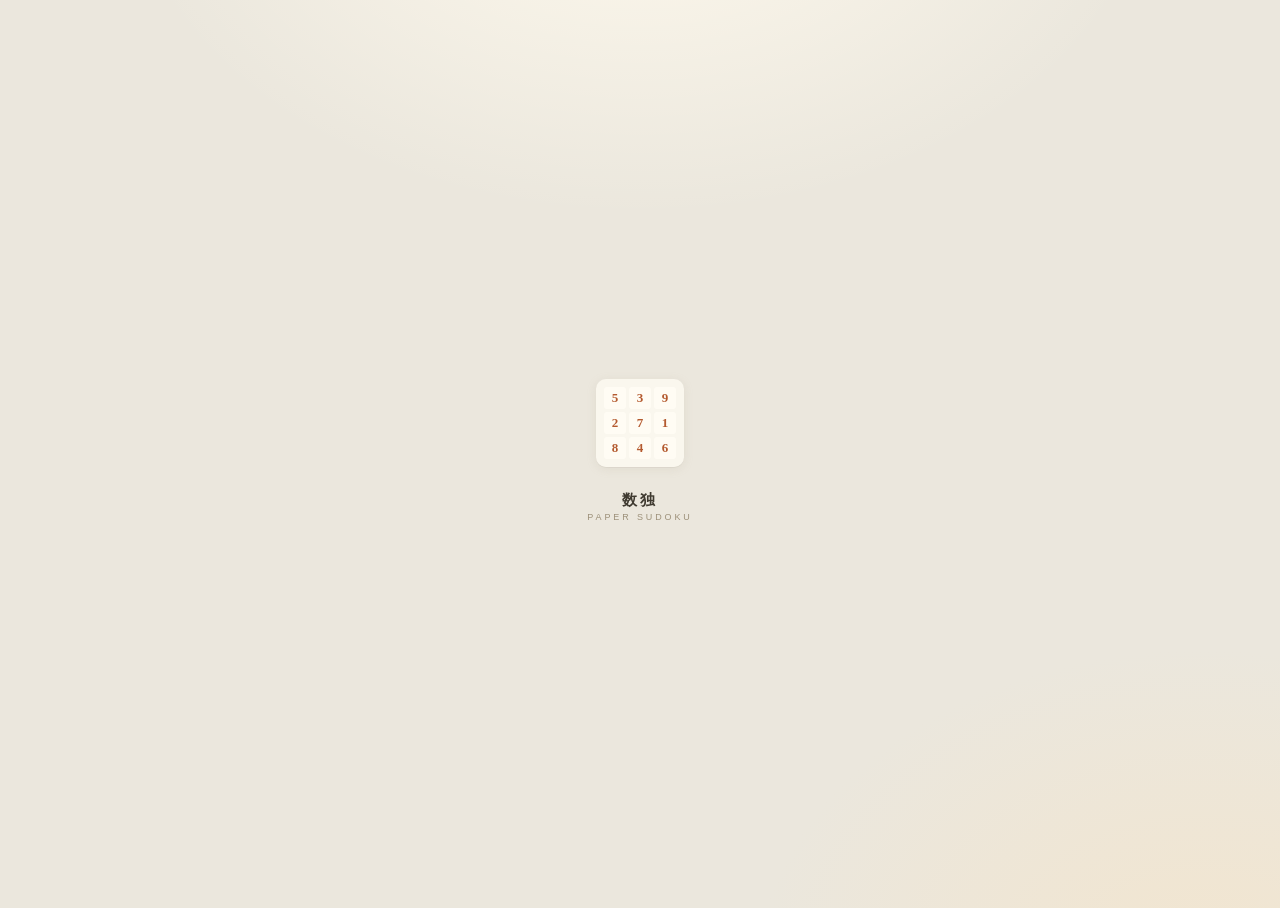
<file: sudoku/index.html>
<!DOCTYPE html>
<html lang="zh-CN">
<head>
<meta charset="UTF-8">
<meta name="viewport" content="width=device-width, initial-scale=1, viewport-fit=cover">
<meta name="theme-color" content="#ebe7dd">
<meta name="description" content="一款安静、专注的网页数独，适配手机与桌面。">
<link rel="manifest" href="manifest.json">
<link rel="icon" href="icons/favicon-32.png" sizes="32x32">
<link rel="apple-touch-icon" href="icons/apple-touch-icon.png">
<meta name="apple-mobile-web-app-capable" content="yes">
<meta name="apple-mobile-web-app-title" content="数独">
<meta name="apple-mobile-web-app-status-bar-style" content="default">
<title>数独 · Paper Sudoku</title>
<link rel="stylesheet" href="styles.css">
<style>
.app-loader{position:fixed;inset:0;z-index:99999;display:flex;flex-direction:column;align-items:center;justify-content:center;gap:24px;background:radial-gradient(900px 620px at 50% -16%,#fffaee 0%,rgba(255,250,238,0) 58%),radial-gradient(720px 520px at 94% 108%,#f2e5cf 0%,rgba(242,229,207,0) 62%),#ebe7dd;transition:opacity .45s ease,visibility .45s ease}
.app-loader[hidden]{display:flex!important;opacity:0;visibility:hidden;pointer-events:none}
.loader-grid{display:grid;grid-template-columns:repeat(3,22px);grid-template-rows:repeat(3,22px);gap:3px;padding:8px;border-radius:10px;background:rgba(255,252,244,.75);box-shadow:0 1px 0 rgba(0,0,0,.04),0 2px 10px rgba(180,169,143,.18)}
.loader-grid .lc{display:grid;place-items:center;font-family:"Iowan Old Style","Palatino Linotype","Songti SC","Noto Serif SC",Georgia,serif;font-size:13px;font-weight:600;color:#b45a2f;background:#fffcf4;border-radius:3px;opacity:0;transform:scale(.3);animation:loader-cell-pop .6s cubic-bezier(.2,1.3,.4,1) forwards}
@keyframes loader-cell-pop{0%{opacity:0;transform:scale(.3)}60%{opacity:1;transform:scale(1.18)}100%{opacity:1;transform:scale(1)}}
.loader-grid .lc:nth-child(1){animation-delay:0s}.loader-grid .lc:nth-child(2){animation-delay:.12s}.loader-grid .lc:nth-child(3){animation-delay:.24s}.loader-grid .lc:nth-child(4){animation-delay:.36s}.loader-grid .lc:nth-child(5){animation-delay:.48s}.loader-grid .lc:nth-child(6){animation-delay:.60s}.loader-grid .lc:nth-child(7){animation-delay:.72s}.loader-grid .lc:nth-child(8){animation-delay:.84s}.loader-grid .lc:nth-child(9){animation-delay:.96s}
.loader-brands{display:flex;flex-direction:column;align-items:center;gap:2px;opacity:0;animation:loader-fade-in .7s ease 1.5s forwards}
.loader-brands .lb-cn{font-family:"Iowan Old Style","Songti SC","Noto Serif SC",serif;font-size:15px;font-weight:600;letter-spacing:.18em;color:#3f3a30}
.loader-brands .lb-en{font-size:9px;letter-spacing:.32em;color:#9c9079;text-transform:uppercase}
@keyframes loader-fade-in{from{opacity:0;transform:translateY(4px)}to{opacity:1;transform:translateY(0)}}
</style>
</head>
<body>
  <div class="app-loader" id="appLoader" aria-hidden="false">
    <div class="loader-grid">
      <div class="lc">5</div><div class="lc">3</div><div class="lc">9</div>
      <div class="lc">2</div><div class="lc">7</div><div class="lc">1</div>
      <div class="lc">8</div><div class="lc">4</div><div class="lc">6</div>
    </div>
    <div class="loader-brands">
      <span class="lb-cn">数独</span>
      <span class="lb-en">Paper Sudoku</span>
    </div>
  </div>
  <script>
    (function () {
      var el = document.getElementById('appLoader');
      if (!el) return;
      var done = false;
      function hide() {
        if (done) return;
        done = true;
        el.setAttribute('hidden', '');
        setTimeout(function () { el.parentNode && el.parentNode.removeChild(el); }, 800);
      }
      if (window.matchMedia && window.matchMedia('(prefers-reduced-motion: reduce)').matches) { hide(); return; }
      var t0 = Date.now();
      function ready() { setTimeout(hide, Math.max(0, 2200 - (Date.now() - t0))); }
      if (document.readyState !== 'loading') ready();
      else document.addEventListener('DOMContentLoaded', ready, { once: true });
      setTimeout(hide, 3700);
    })();
  </script>
  <main class="app">
    <header class="topbar">
      <div class="brand">
        <span class="brand-cn">数独</span>
        <span class="brand-en">Paper Sudoku</span>
      </div>
      <div class="top-actions">
        <button class="pill-btn" id="newBtn" type="button">新游戏</button>
        <a class="pill-btn game-link" href="2048.html" aria-label="切换到 2048 游戏">2048</a>
        <button class="icon-btn" id="leaderBtn" type="button" aria-label="排行榜" title="排行榜">
          <svg class="icon" viewBox="0 0 24 24" aria-hidden="true"><path d="M6 9h12v9a3 3 0 0 1-3 3H9a3 3 0 0 1-3-3V9Z"/><path d="M9 3v6M15 3v6M5 7h14"/></svg>
        </button>
        <button class="icon-btn" id="pauseBtn" type="button" aria-label="暂停" title="暂停">
          <svg class="icon" viewBox="0 0 24 24" aria-hidden="true"><path d="M9 5v14M15 5v14"/></svg>
        </button>
      </div>
    </header>

    <section class="status" aria-label="游戏状态">
      <div class="stat"><span class="stat-label">难度</span><span class="stat-value accent" id="diffChip">简单</span></div>
      <div class="stat"><span class="stat-label">时间</span><span class="stat-value" id="timer">00:00</span></div>
      <div class="stat"><span class="stat-label">错误</span><span class="stat-value" id="mistakes">0</span></div>
      <div class="stat"><span class="stat-label">提示</span><span class="stat-value" id="hintsLeft">3</span></div>
    </section>

    <section class="board-wrap" aria-label="棋盘区域">
      <div class="board" id="board" role="grid" aria-label="数独棋盘，9 行 9 列"></div>

      <div class="overlay" id="pauseOverlay" hidden>
        <div class="overlay-card">
          <p class="eyebrow">PAUSED</p>
          <p class="overlay-title">已暂停</p>
          <p class="overlay-sub">计时已停止，回来继续解题。</p>
          <button class="primary-btn" id="resumeBtn" type="button">继续游戏</button>
        </div>
      </div>

      <div class="overlay" id="winOverlay" hidden>
        <div class="overlay-card win-card">
          <p class="eyebrow">SOLVED</p>
          <p class="overlay-title">解出来了</p>
          <div class="win-stats" id="winStats"></div>
          <p class="win-best" id="winBest" hidden>新的最佳纪录</p>
          <p class="win-rank" id="winRank" hidden></p>
          <div class="win-global" id="winGlobal" hidden>
            <div class="win-global-row">
              <input class="nick-input" id="winNick" type="text" maxlength="12" autocomplete="off" placeholder="昵称（2-12 字）" />
              <button class="ghost-btn" id="winSubmitBtn" type="button">提交全球榜</button>
            </div>
            <p class="win-global-msg" id="winGlobalMsg" hidden></p>
          </div>
          <div class="win-actions">
            <button class="primary-btn" id="winNewBtn" type="button">再来一局</button>
            <button class="ghost-btn" id="winShareBtn" type="button">分享成绩</button>
            <button class="ghost-btn" id="winCloseBtn" type="button">看看棋盘</button>
          </div>
        </div>
      </div>
    </section>

    <div class="missing" id="missingBar" aria-label="当前格子所在行、列、宫的缺失数字" hidden>
      <div class="missing-item" id="missingRowItem"><span class="missing-k">行</span><span class="missing-v" id="missingRow"></span></div>
      <div class="missing-item" id="missingColItem"><span class="missing-k">列</span><span class="missing-v" id="missingCol"></span></div>
      <div class="missing-item" id="missingBoxItem"><span class="missing-k">宫</span><span class="missing-v" id="missingBox"></span></div>
    </div>

    <section class="tools" aria-label="工具">
      <button class="tool" id="undoBtn" type="button">
        <svg class="icon" viewBox="0 0 24 24" aria-hidden="true"><path d="M9 14 4 9l5-5"/><path d="M4 9h9a6 6 0 0 1 0 12h-1"/></svg>
        <span>撤销</span>
      </button>
      <button class="tool" id="eraseBtn" type="button">
        <svg class="icon" viewBox="0 0 24 24" aria-hidden="true"><path d="m7 21-4.3-4.3c-1-1-1-2.5 0-3.4l9.6-9.6c1-1 2.5-1 3.4 0l5.6 5.6c1 1 1 2.5 0 3.4L13 21"/><path d="M22 21H7"/><path d="m5 11 9 9"/></svg>
        <span>擦除</span>
      </button>
      <button class="tool" id="notesBtn" type="button" aria-pressed="false">
        <svg class="icon" viewBox="0 0 24 24" aria-hidden="true"><path d="M4 20h4l10.5-10.5a2.8 2.8 0 0 0-4-4L4 16v4Z"/><path d="m13.5 6.5 4 4"/></svg>
        <span>笔记</span>
      </button>
      <button class="tool" id="hintBtn" type="button">
        <svg class="icon" viewBox="0 0 24 24" aria-hidden="true"><path d="M9 18h6"/><path d="M10 21h4"/><path d="M12 3a6 6 0 0 0-3.4 10.9c.6.4 1 1.1 1 1.8V16h4.8v-.3c0-.7.4-1.4 1-1.8A6 6 0 0 0 12 3Z"/></svg>
        <span>提示</span>
        <span class="tool-badge" id="hintBadge">3</span>
      </button>
    </section>

    <section class="pad" id="pad" aria-label="数字键盘"></section>

    <p class="tip">点击格子后输入数字 · 开启“笔记”记录候选数 · 键盘 1–9 同样可用</p>
  </main>

  <div class="sheet-backdrop" id="newOverlay" hidden>
    <div class="sheet" role="dialog" aria-modal="true" aria-labelledby="newTitle">
      <div class="sheet-grabber" aria-hidden="true"></div>
      <h2 id="newTitle">新游戏</h2>
      <p class="sheet-sub">选择难度，开始一局新的数独。</p>
      <div class="diff-list" id="diffList"></div>
      <div class="sheet-actions">
        <button class="ghost-btn" id="cancelNewBtn" type="button">继续当前</button>
        <button class="primary-btn" id="startNewBtn" type="button">开始</button>
      </div>
    </div>
  </div>

  <div class="sheet-backdrop" id="leaderOverlay" hidden>
    <div class="sheet" role="dialog" aria-modal="true" aria-labelledby="leaderTitle">
      <div class="sheet-grabber" aria-hidden="true"></div>
      <div class="leader-head">
        <h2 id="leaderTitle">排行榜</h2>
        <p class="sheet-sub" id="leaderSub">按用时从快到慢，每个难度取前 10</p>
      </div>
      <div class="leader-games" id="leaderGames" role="tablist" aria-label="游戏">
        <button class="game-tab active" data-game="sudoku" type="button" role="tab" aria-selected="true">数独</button>
        <button class="game-tab" data-game="2048" type="button" role="tab" aria-selected="false">2048</button>
      </div>
      <div class="leader-scope" id="leaderScope" role="tablist" aria-label="榜单范围">
        <button class="scope-btn active" data-scope="local" type="button" role="tab" aria-selected="true">本机</button>
        <button class="scope-btn" data-scope="global" type="button" role="tab" aria-selected="false" id="scopeGlobalBtn">全球</button>
      </div>
      <div class="nick-row" id="nickRow" hidden>
        <label class="nick-label" for="nickInput">昵称</label>
        <input class="nick-input" id="nickInput" type="text" maxlength="12" autocomplete="off" placeholder="2-12 个字符" />
        <button class="ghost-btn nick-save" id="nickSaveBtn" type="button">保存</button>
      </div>
      <div class="leader-tabs" id="leaderTabs" role="tablist" aria-label="难度"></div>
      <div class="leader-list" id="leaderList" role="list" aria-live="polite"></div>
      <p class="leader-empty" id="leaderEmpty" hidden>还没有记录，完成一局来上榜吧</p>
      <div class="sheet-actions leader-actions">
        <button class="ghost-btn" id="leaderClearBtn" type="button">清空当前难度</button>
        <button class="primary-btn" id="leaderCloseBtn" type="button">关闭</button>
      </div>
    </div>
  </div>

  <div class="update-bar" id="updateBar" hidden>
    <span class="update-text">有新版本可用</span>
    <button class="update-btn" id="updateBtn" type="button">刷新</button>
    <button class="update-close" id="updateDismiss" type="button" aria-label="稍后再说">×</button>
  </div>

  <div class="toast" id="toast" role="status" aria-live="polite"></div>
  <p class="sr-only" id="live" aria-live="polite"></p>

  <script src="js/config.js"></script>
  <script src="js/sudoku.js"></script>
  <script src="js/remote.js"></script>
  <script src="js/app.js"></script>
</body>
</html>
</file>
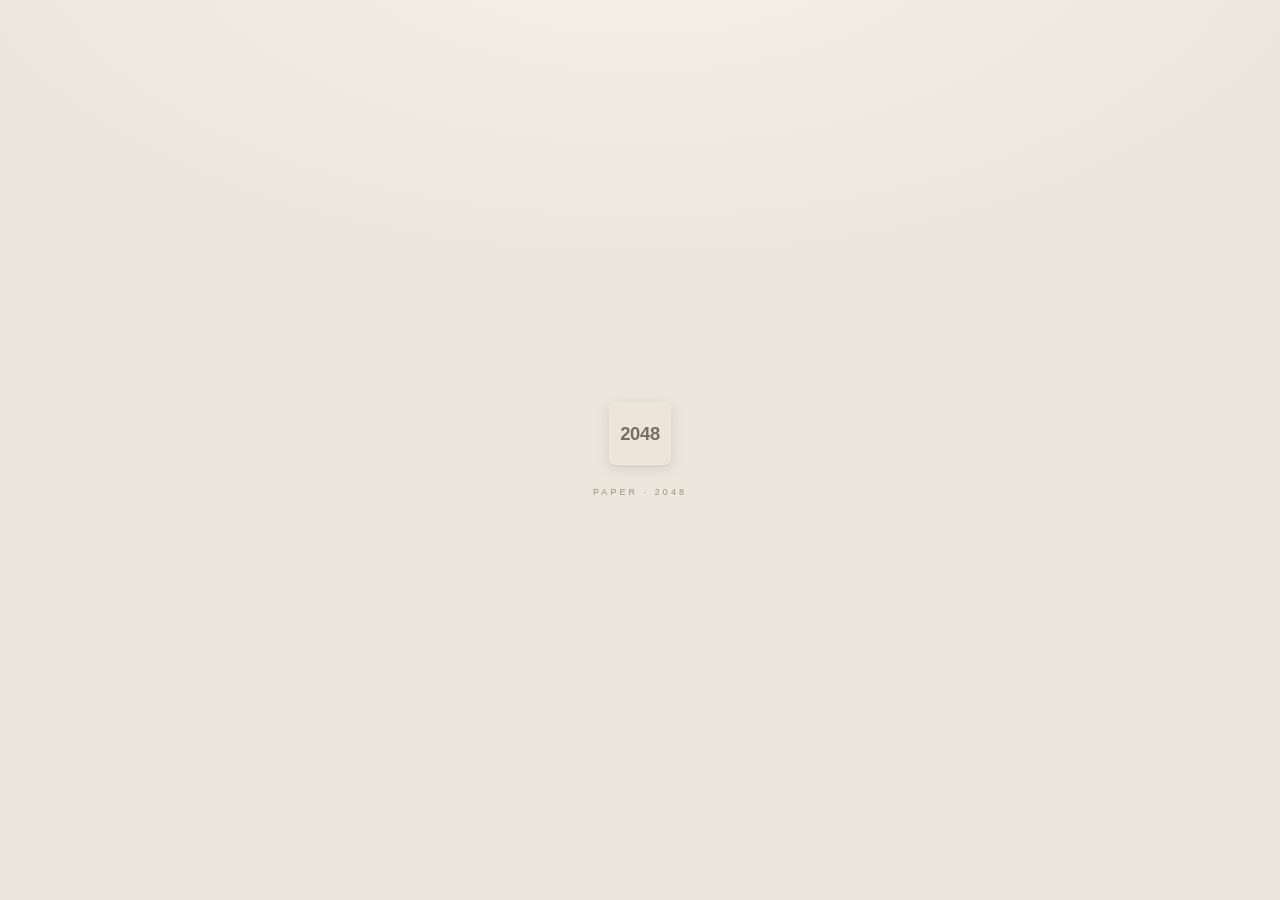
<file: sudoku/2048.html>
<!DOCTYPE html>
<html lang="zh-CN">
<head>
<meta charset="UTF-8">
<meta name="viewport" content="width=device-width, initial-scale=1, viewport-fit=cover">
<meta name="theme-color" content="#ebe7dd">
<meta name="description" content="纸感 2048，滑动合并数字，支持撤销与最高分记录。">
<link rel="manifest" href="manifest.json">
<link rel="icon" href="icons/favicon-32.png" sizes="32x32">
<link rel="apple-touch-icon" href="icons/apple-touch-icon.png">
<title>2048 · Paper</title>
<link rel="stylesheet" href="2048.css">
<style>
.app-loader{position:fixed;inset:0;z-index:99999;display:flex;flex-direction:column;align-items:center;justify-content:center;gap:22px;background:radial-gradient(1200px 600px at 50% -10%,#f6f1e6 0%,transparent 60%),#ebe7dd;transition:opacity .45s ease,visibility .45s ease}
.app-loader[hidden]{display:flex!important;opacity:0;visibility:hidden;pointer-events:none}
.loader-tile{position:relative;width:62px;height:62px;border-radius:8px;background:#eee4da;color:#776e65;display:grid;place-items:center;font-family:"Helvetica Neue",Arial,sans-serif;font-weight:700;letter-spacing:-.02em;box-shadow:0 1px 0 rgba(0,0,0,.05),0 3px 12px rgba(119,110,101,.18);animation:loader-tile-cycle 1.8s ease forwards}
@keyframes loader-tile-cycle{0%{background:#eee4da;color:#776e65}8%{background:#ede0c8;color:#776e65}16%{background:#f2b179;color:#f9f6f2}24%{background:#f59563;color:#f9f6f2}32%{background:#f67c5f;color:#f9f6f2}40%{background:#f65e3b;color:#f9f6f2}48%{background:#edcf72;color:#f9f6f2;font-size:26px}56%{background:#edcc61;color:#f9f6f2;font-size:24px}64%{background:#edc850;color:#f9f6f2;font-size:22px}72%{background:#edc53f;color:#f9f6f2;font-size:20px}80%{background:#edc22e;color:#f9f6f2;font-size:18px}92%{transform:scale(1)}100%{transform:scale(1.02)}}
.loader-tile::after{content:"2048";position:absolute;inset:0;display:grid;place-items:center;font-size:18px;opacity:0;transform:scale(.7);animation:loader-text-pop .6s cubic-bezier(.2,1.4,.4,1) 1.4s forwards}
@keyframes loader-text-pop{0%{opacity:0;transform:scale(.7)}60%{opacity:1;transform:scale(1.12)}100%{opacity:1;transform:scale(1)}}
.loader-brand{font-size:9px;letter-spacing:.34em;color:#9c9079;text-transform:uppercase;opacity:0;animation:loader-brand-fade .6s ease 1.6s forwards}
@keyframes loader-brand-fade{from{opacity:0;transform:translateY(4px)}to{opacity:1;transform:translateY(0)}}
</style>
</head>
<body>
<div class="app-loader" id="appLoader" aria-hidden="false">
  <div class="loader-tile" aria-label="加载中"></div>
  <div class="loader-brand">paper · 2048</div>
</div>
<script>
  (function () {
    var el = document.getElementById('appLoader');
    if (!el) return;
    var done = false;
    function hide() {
      if (done) return;
      done = true;
      el.setAttribute('hidden', '');
      setTimeout(function () { el.parentNode && el.parentNode.removeChild(el); }, 800);
    }
    if (window.matchMedia && window.matchMedia('(prefers-reduced-motion: reduce)').matches) { hide(); return; }
    var t0 = Date.now();
    function ready() { setTimeout(hide, Math.max(0, 2200 - (Date.now() - t0))); }
    if (document.readyState !== 'loading') ready();
    else document.addEventListener('DOMContentLoaded', ready, { once: true });
    setTimeout(hide, 3700);
  })();
</script>
<main class="game">
  <header class="bar">
    <a class="back" href="index.html" aria-label="返回数独">←<span class="back-text"> 数独</span></a>
    <div class="scores">
      <div class="score"><span class="k">得分</span><strong id="score">0</strong></div>
      <div class="score"><span class="k">最高</span><strong id="best">0</strong></div>
    </div>
    <div class="actions">
      <button class="round" id="undoBtn" type="button" aria-label="撤销上一步" title="撤销">↺</button>
      <button class="round" id="lbBtn" type="button" aria-label="排行榜" title="排行榜">🏆</button>
      <button class="round wide" id="endBtn" type="button" aria-label="结束当前这一局" title="结束这一局">结束</button>
    </div>
  </header>

  <section class="board-wrap">
    <div class="board" id="board" role="application" aria-label="2048 棋盘，滑动或使用方向键移动数字">
      <div class="cells" id="cells" aria-hidden="true"></div>
      <div class="tiles" id="tiles"></div>
      <div class="overlay" id="overlay" hidden>
        <div class="ov-card">
          <p class="ov-title" id="overlayTitle"></p>
          <p class="ov-sub" id="overlaySub"></p>
          <div class="ov-actions">
            <button class="ghost" id="keepBtn" type="button" hidden>继续玩</button>
            <button class="primary" id="againBtn" type="button">再来一局</button>
          </div>
          <div class="ov-global" id="ovGlobal" hidden>
            <input class="ov-nick" id="ovNick" type="text" maxlength="12" autocomplete="off" placeholder="昵称（2-12 字）" />
            <button class="ov-submit" id="ovSubmit" type="button">提交全球榜</button>
            <p class="ov-msg" id="ovMsg" hidden></p>
          </div>
        </div>
      </div>
    </div>
  </section>

  <p class="tip">滑动屏幕或按方向键移动 · 相同数字合并</p>
</main>

<div class="lb" id="lb" hidden>
  <div class="lb-card" role="dialog" aria-modal="true" aria-labelledby="lbTitle">
    <header class="lb-head">
      <div>
        <h2 class="lb-title" id="lbTitle">2048 排行榜</h2>
        <p class="lb-sub" id="lbSub">本机前 10 名</p>
      </div>
      <button class="lb-close" id="lbClose" type="button" aria-label="关闭排行榜">×</button>
    </header>

    <div class="lb-scopes" role="tablist" aria-label="排行榜范围">
      <button class="lb-scope is-active" id="lbLocal" type="button" role="tab" aria-selected="true">本机</button>
      <button class="lb-scope" id="lbGlobal" type="button" role="tab" aria-selected="false">全球</button>
    </div>

    <p class="lb-msg" id="lbMsg" hidden></p>
    <ol class="lb-list" id="lbList"></ol>
    <p class="lb-empty" id="lbEmpty" hidden>还没有记录</p>
    <p class="lb-note" id="lbNote" hidden>结束一局后，在结算面板填写昵称即可提交全球榜。</p>
  </div>
</div>

<script src="js/config.js"></script>
<script src="js/remote.js"></script>
<script src="js/2048.js"></script>
</body>
</html>
</file>
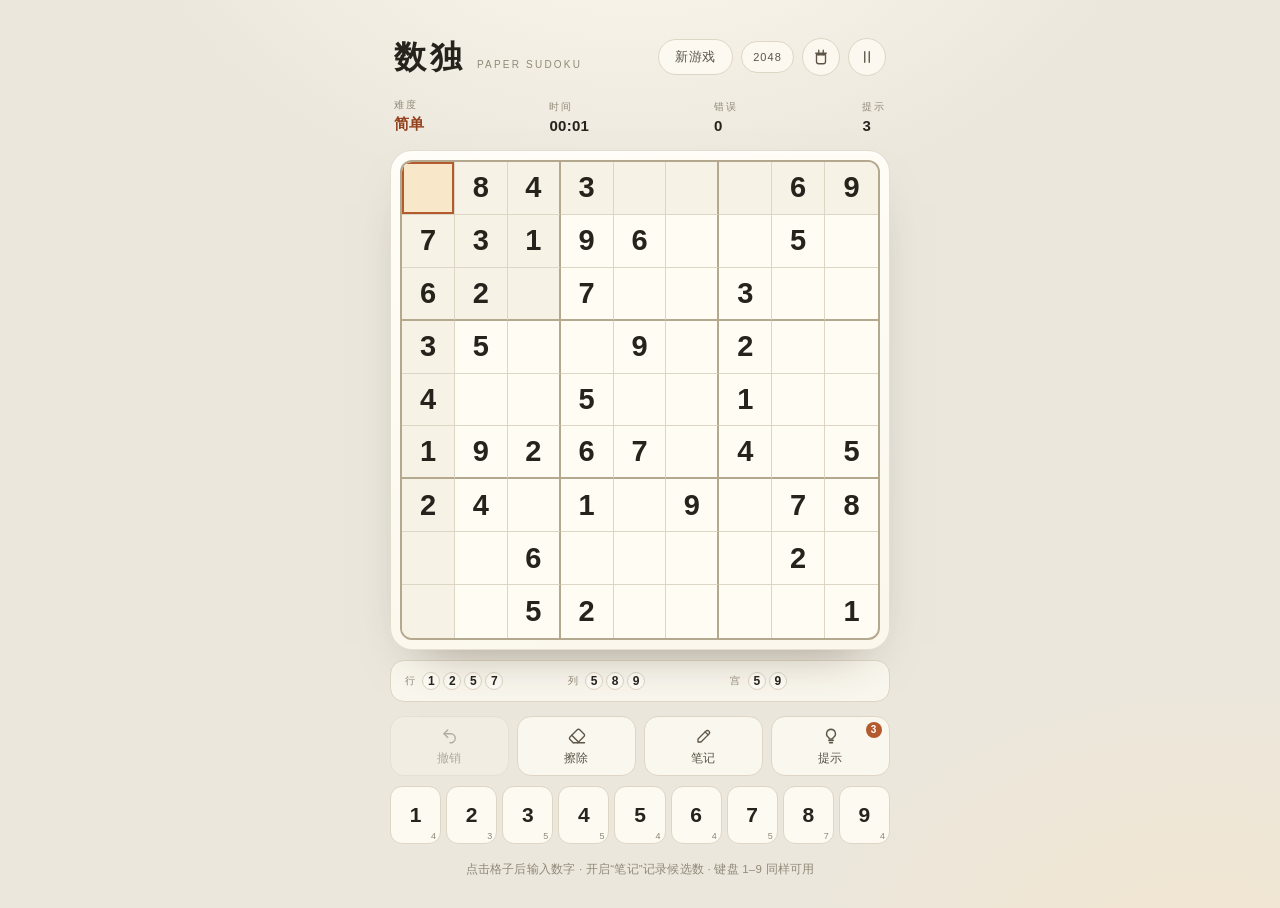
<file: sudoku/sudoku-standalone.html>
<!DOCTYPE html>
<html lang="zh-CN">
<head>
<meta charset="UTF-8">
<meta name="viewport" content="width=device-width, initial-scale=1, viewport-fit=cover">
<meta name="theme-color" content="#ebe7dd">
<meta name="description" content="一款安静、专注的网页数独，适配手机与桌面。">
<link rel="manifest" href="manifest.json">
<link rel="icon" href="icons/favicon-32.png" sizes="32x32">
<link rel="apple-touch-icon" href="icons/apple-touch-icon.png">
<meta name="apple-mobile-web-app-capable" content="yes">
<meta name="apple-mobile-web-app-title" content="数独">
<meta name="apple-mobile-web-app-status-bar-style" content="default">
<title>数独 · Paper Sudoku</title>
<style>
:root {
  --bg: #ebe7dd;
  --surface: #fffcf4;
  --surface-soft: #f7f2e7;
  --ink: #26231d;
  --ink-soft: #5c5548;
  --muted: #918878;
  --line: #ded6c5;
  --line-strong: #b4a98f;
  --accent: #b45a2f;
  --accent-strong: #93421d;
  --sel-bg: #f8e7c8;
  --peer-bg: #f7f2e6;
  --same-bg: #eee0c3;
  --error: #b0392c;
  --error-bg: #fbe7e3;
  --teal: #1f6660;
  --ui-font: -apple-system, BlinkMacSystemFont, "Segoe UI", "PingFang SC",
    "Hiragino Sans GB", "Microsoft YaHei", "Noto Sans SC", sans-serif;
  --serif: "Iowan Old Style", "Palatino Linotype", "Songti SC", "Noto Serif SC",
    Georgia, "Times New Roman", serif;
}

*,
*::before,
*::after {
  box-sizing: border-box;
}

html {
  -webkit-text-size-adjust: 100%;
}

body {
  margin: 0;
  min-height: 100vh;
  min-height: 100dvh;
  padding: max(16px, env(safe-area-inset-top)) 14px
    max(28px, env(safe-area-inset-bottom));
  display: flex;
  justify-content: center;
  align-items: flex-start;
  background:
    radial-gradient(900px 620px at 50% -16%, #fffaee 0%, rgba(255, 250, 238, 0) 58%),
    radial-gradient(720px 520px at 94% 108%, #f2e5cf 0%, rgba(242, 229, 207, 0) 62%),
    var(--bg);
  color: var(--ink);
  font-family: var(--ui-font);
  -webkit-font-smoothing: antialiased;
  text-rendering: optimizeLegibility;
  touch-action: manipulation;
  -webkit-tap-highlight-color: transparent;
}

[hidden] {
  display: none !important;
}

button {
  font-family: inherit;
}

.app {
  width: min(100%, 560px);
}

.board,
.tools,
.pad,
.topbar,
.status {
  -webkit-user-select: none;
  user-select: none;
}

/* ---------- Header ---------- */

.topbar {
  display: flex;
  align-items: center;
  justify-content: space-between;
  gap: 12px;
  padding: 2px 4px 0;
}

.brand {
  display: flex;
  align-items: baseline;
  gap: 10px;
  min-width: 0;
  white-space: nowrap;
}

.brand-cn {
  flex: none;
  font-family: var(--serif);
  font-size: clamp(26px, 7vw, 32px);
  font-weight: 600;
  letter-spacing: 0.14em;
  line-height: 1;
  white-space: nowrap;
}

.brand-en {
  font-size: 10px;
  letter-spacing: 0.22em;
  text-transform: uppercase;
  color: var(--muted);
  white-space: nowrap;
}

.top-actions {
  flex: none;
  display: flex;
  align-items: center;
  gap: 8px;
}

.pill-btn,
.icon-btn {
  background: rgba(255, 252, 244, 0.8);
  border: 1px solid var(--line);
  color: var(--ink-soft);
  cursor: pointer;
  transition: background 0.15s ease, border-color 0.15s ease, color 0.15s ease,
    transform 0.08s ease;
}

.pill-btn {
  flex: none;
  padding: 8px 16px;
  border-radius: 999px;
  font-size: 13px;
  font-weight: 500;
  letter-spacing: 0.06em;
  white-space: nowrap;
}

.icon-btn {
  flex: none;
  width: 38px;
  height: 38px;
  border-radius: 50%;
  display: grid;
  place-items: center;
}

.icon {
  width: 18px;
  height: 18px;
  fill: none;
  stroke: currentColor;
  stroke-width: 1.8;
  stroke-linecap: round;
  stroke-linejoin: round;
}

/* 窄屏顶部栏：收紧字号与间距，保证标题、副标题、按钮都单行显示 */
@media (max-width: 420px) {
  .topbar {
    gap: 8px;
    padding: 2px 2px 0;
  }
  .brand {
    gap: 8px;
  }
  .brand-cn {
    font-size: 24px;
    letter-spacing: 0.1em;
  }
  .brand-en {
    font-size: 9px;
    letter-spacing: 0.12em;
  }
  .top-actions {
    gap: 6px;
  }
  .pill-btn {
    padding: 7px 12px;
    font-size: 12px;
  }
  .icon-btn {
    width: 36px;
    height: 36px;
  }
  .icon {
    width: 17px;
    height: 17px;
  }
}

/* 超窄屏（iPhone SE 等 320-360px）：隐藏副标题，进一步收紧 */
@media (max-width: 360px) {
  .topbar {
    gap: 6px;
    padding: 2px 0 0;
  }
  .brand {
    gap: 6px;
  }
  .brand-cn {
    font-size: 22px;
    letter-spacing: 0.06em;
  }
  .brand-en {
    display: none;
  }
  .top-actions {
    gap: 4px;
  }
  .pill-btn {
    padding: 6px 10px;
    font-size: 11px;
    letter-spacing: 0;
  }
  .icon-btn {
    width: 32px;
    height: 32px;
  }
  .icon {
    width: 15px;
    height: 15px;
  }
}

.pill-btn:hover,
.icon-btn:hover {
  border-color: var(--line-strong);
  color: var(--ink);
  background: var(--surface);
}

.pill-btn:active,
.icon-btn:active {
  transform: translateY(1px);
}

/* ---------- Status ---------- */

.status {
  display: flex;
  align-items: flex-end;
  justify-content: space-between;
  gap: 8px;
  margin: 18px 4px 14px;
}

.stat {
  display: flex;
  flex-direction: column;
  gap: 3px;
  min-width: 0;
}

.stat-label {
  font-size: 10px;
  letter-spacing: 0.18em;
  color: var(--muted);
  text-transform: uppercase;
}

.stat-value {
  font-size: 15px;
  font-weight: 600;
  font-variant-numeric: tabular-nums;
  letter-spacing: 0.02em;
  white-space: nowrap;
}

.stat-value.accent {
  color: var(--accent-strong);
}

/* ---------- Board ---------- */

.board-wrap {
  position: relative;
  padding: 9px;
  border-radius: 22px;
  background: linear-gradient(170deg, #fffdf7, #fbf7ec);
  border: 1px solid rgba(180, 169, 143, 0.35);
  box-shadow: 0 24px 50px -30px rgba(64, 50, 26, 0.5),
    0 2px 0 rgba(255, 255, 255, 0.7) inset;
}

.board {
  display: grid;
  grid-template-columns: repeat(9, 1fr);
  width: 100%;
  aspect-ratio: 1;
  border: 2px solid var(--line-strong);
  border-radius: 12px;
  overflow: hidden;
  background: var(--surface);
  container-type: inline-size;
  touch-action: manipulation;
}

.cell {
  position: relative;
  aspect-ratio: 1;
  display: grid;
  place-items: center;
  padding: 0;
  border: 0;
  border-right: 1px solid var(--line);
  border-bottom: 1px solid var(--line);
  background: transparent;
  color: var(--ink);
  font-family: var(--ui-font);
  cursor: pointer;
  -webkit-tap-highlight-color: transparent;
  transition: background-color 0.12s ease;
}

.cell.box-r {
  border-right: 2px solid var(--line-strong);
}

.cell.box-b {
  border-bottom: 2px solid var(--line-strong);
}

.cell.last-col {
  border-right: 0;
}

.cell.last-row {
  border-bottom: 0;
}

.cell:focus {
  outline: none;
}

.cell:focus-visible {
  outline: 2px solid var(--accent);
  outline-offset: -3px;
}

.value {
  position: absolute;
  inset: 0;
  display: grid;
  place-items: center;
  font-size: clamp(16px, 5vw, 28px);
  font-size: 6.1cqw;
  font-weight: 600;
  font-variant-numeric: tabular-nums;
  line-height: 1;
}

.cell.given .value {
  color: var(--ink);
  font-weight: 700;
}

.cell.user .value {
  color: var(--teal);
}

.notes {
  position: absolute;
  inset: 5% 4%;
  display: grid;
  grid-template-columns: repeat(3, 1fr);
  grid-template-rows: repeat(3, 1fr);
  align-items: center;
  justify-items: center;
  font-size: 9px;
  font-size: 1.95cqw;
  font-weight: 500;
  line-height: 1;
  color: var(--muted);
  font-variant-numeric: tabular-nums;
  pointer-events: none;
}

.notes span {
  visibility: hidden;
}

.notes span.on {
  visibility: visible;
}

.notes.hidden {
  display: none;
}

.cell.peer {
  background: var(--peer-bg);
}

.cell.same {
  background: var(--same-bg);
}

.cell.error {
  background: var(--error-bg);
}

.cell.error .value {
  color: var(--error);
}

.cell.selected {
  background: var(--sel-bg);
  box-shadow: inset 0 0 0 2px var(--accent);
}

.cell.selected .value {
  color: var(--accent-strong);
}

.cell.selected.error .value {
  color: var(--error);
}

.cell.selected.given .value {
  color: var(--ink);
}

@media (hover: hover) and (pointer: fine) {
  .cell:hover {
    background: #fbf5e7;
  }

  .cell.peer:hover {
    background: #f1e9d8;
  }
}

@keyframes pop {
  0% {
    transform: scale(0.55);
    opacity: 0.35;
  }
  60% {
    transform: scale(1.1);
  }
  100% {
    transform: scale(1);
  }
}

.cell.pop .value {
  animation: pop 0.18s ease-out;
}

@keyframes shake {
  10%,
  90% {
    transform: translateX(-1px);
  }
  20%,
  80% {
    transform: translateX(2px);
  }
  30%,
  50%,
  70% {
    transform: translateX(-3px);
  }
  40%,
  60% {
    transform: translateX(3px);
  }
}

.cell.shake {
  animation: shake 0.35s ease;
}

.cell.hinted .value {
  animation: hintGlow 0.9s ease;
}

@keyframes hintGlow {
  0% {
    color: var(--accent);
    transform: scale(0.7);
  }
  40% {
    transform: scale(1.15);
  }
  100% {
    transform: scale(1);
  }
}

/* ---------- Overlays ---------- */

.overlay {
  position: absolute;
  inset: 0;
  z-index: 5;
  padding: 18px;
  display: grid;
  place-items: center;
  border-radius: 22px;
  background: rgba(250, 246, 236, 0.84);
  backdrop-filter: blur(7px);
  -webkit-backdrop-filter: blur(7px);
}

.overlay-card {
  display: flex;
  flex-direction: column;
  align-items: center;
  gap: 8px;
  text-align: center;
  animation: rise 0.24s ease both;
}

@keyframes rise {
  from {
    opacity: 0;
    transform: translateY(10px);
  }
  to {
    opacity: 1;
    transform: translateY(0);
  }
}

.eyebrow {
  margin: 0;
  font-size: 10px;
  letter-spacing: 0.28em;
  text-transform: uppercase;
  color: var(--accent);
}

.overlay-title {
  margin: 0;
  font-family: var(--serif);
  font-size: 30px;
  font-weight: 600;
  letter-spacing: 0.06em;
  line-height: 1.15;
}

.overlay-sub {
  margin: 0 0 8px;
  font-size: 13px;
  color: var(--muted);
  line-height: 1.6;
}

.win-card {
  gap: 12px;
  padding: 24px 22px;
  border-radius: 20px;
  background: rgba(255, 252, 244, 0.92);
  border: 1px solid var(--line);
  box-shadow: 0 24px 50px -30px rgba(64, 50, 26, 0.45);
}

.win-stats {
  display: flex;
  align-items: center;
  justify-content: center;
  gap: 22px;
  margin: 2px 0 0;
}

.win-stat {
  display: flex;
  flex-direction: column;
  gap: 4px;
}

.win-stat .k {
  font-size: 10px;
  letter-spacing: 0.16em;
  color: var(--muted);
}

.win-stat .v {
  font-size: 18px;
  font-weight: 650;
  font-variant-numeric: tabular-nums;
}

.win-best {
  margin: 0;
  padding: 4px 12px;
  border-radius: 999px;
  font-size: 11px;
  letter-spacing: 0.08em;
  color: var(--accent-strong);
  background: #f6e3c9;
}

.win-actions {
  display: flex;
  flex-wrap: wrap;
  justify-content: center;
  gap: 8px;
  margin-top: 4px;
}

.primary-btn {
  padding: 12px 26px;
  border: 0;
  border-radius: 999px;
  background: var(--ink);
  color: #fff9ee;
  font-size: 15px;
  font-weight: 600;
  letter-spacing: 0.04em;
  cursor: pointer;
  transition: transform 0.08s ease, background 0.15s ease;
}

.primary-btn:hover {
  background: #17150f;
}

.primary-btn:active {
  transform: scale(0.98);
}

.ghost-btn {
  padding: 11px 20px;
  border: 1px solid var(--line);
  border-radius: 999px;
  background: transparent;
  color: var(--ink-soft);
  font-size: 14px;
  letter-spacing: 0.04em;
  cursor: pointer;
  transition: border-color 0.15s ease, color 0.15s ease;
}

.ghost-btn:hover {
  border-color: var(--line-strong);
  color: var(--ink);
}

/* ---------- Tools ---------- */

.tools {
  display: grid;
  grid-template-columns: repeat(4, 1fr);
  gap: 8px;
  margin-top: 14px;
}

.tool {
  position: relative;
  display: flex;
  flex-direction: column;
  align-items: center;
  gap: 5px;
  padding: 10px 0 8px;
  border: 1px solid var(--line);
  border-radius: 14px;
  background: rgba(255, 252, 244, 0.78);
  color: var(--ink-soft);
  font-size: 12px;
  letter-spacing: 0.06em;
  cursor: pointer;
  transition: background 0.15s ease, border-color 0.15s ease, color 0.15s ease,
    transform 0.08s ease;
}

.tool .icon {
  width: 18px;
  height: 18px;
}

.tool:hover {
  border-color: var(--line-strong);
  color: var(--ink);
  background: var(--surface);
}

.tool:disabled {
  opacity: 0.4;
  cursor: default;
  pointer-events: none;
}

.tool:active {
  transform: translateY(1px);
}

.tool.active {
  background: var(--ink);
  border-color: var(--ink);
  color: #fdf8ec;
}

.tool-badge {
  position: absolute;
  top: 5px;
  right: 7px;
  min-width: 16px;
  height: 16px;
  padding: 0 4px;
  display: grid;
  place-items: center;
  border-radius: 8px;
  background: var(--accent);
  color: #fff;
  font-size: 10px;
  font-weight: 600;
  line-height: 1;
}

.tool.active .tool-badge {
  background: #fff9ee;
  color: var(--ink);
}

/* ---------- Number pad ---------- */

.pad {
  display: grid;
  grid-template-columns: repeat(9, 1fr);
  gap: 5px;
  margin-top: 10px;
}

.num {
  position: relative;
  height: clamp(46px, 12vw, 58px);
  border: 1px solid var(--line);
  border-radius: 12px;
  background: rgba(255, 252, 244, 0.9);
  color: var(--ink);
  font-size: clamp(17px, 4.6vw, 21px);
  font-weight: 600;
  font-variant-numeric: tabular-nums;
  cursor: pointer;
  -webkit-tap-highlight-color: transparent;
  transition: transform 0.08s ease, border-color 0.12s ease,
    background 0.12s ease, opacity 0.12s ease;
}

.num .count {
  position: absolute;
  right: 4px;
  bottom: 2px;
  font-size: 9px;
  font-weight: 500;
  color: var(--muted);
  line-height: 1;
}

.num:hover {
  border-color: var(--line-strong);
  background: #fff9ed;
}

.num:active {
  transform: scale(0.95);
}

.num.done {
  opacity: 0.45;
  color: var(--muted);
}

.tip {
  margin: 13px 0 0;
  text-align: center;
  font-size: 11.5px;
  line-height: 1.7;
  color: var(--muted);
  letter-spacing: 0.02em;
}

/* ---------- Missing digits ---------- */

.missing {
  display: flex;
  gap: 6px;
  margin-top: 10px;
  padding: 7px 8px;
  border: 1px solid var(--line);
  border-radius: 14px;
  background: rgba(255, 252, 244, 0.78);
  -webkit-user-select: none;
  user-select: none;
}

.missing-item {
  flex: 1;
  display: flex;
  align-items: center;
  gap: 6px;
  min-width: 0;
  padding: 4px 6px;
  border-radius: 10px;
  transition: background 0.15s ease, box-shadow 0.15s ease;
}

.missing-item.single {
  background: #f9e9d3;
  box-shadow: inset 0 0 0 1px rgba(180, 90, 47, 0.25);
}

.missing-k {
  flex: none;
  font-size: 10px;
  letter-spacing: 0.14em;
  color: var(--muted);
}

.missing-v {
  display: flex;
  flex-wrap: wrap;
  gap: 3px;
  min-width: 0;
}

.missing-chip {
  min-width: 18px;
  height: 18px;
  padding: 0 3px;
  display: grid;
  place-items: center;
  border: 1px solid var(--line);
  border-radius: 9px;
  background: #fffdf7;
  color: var(--ink);
  font-size: 12px;
  font-weight: 650;
  font-variant-numeric: tabular-nums;
  line-height: 1;
}

.missing-item.single .missing-chip {
  background: var(--accent);
  border-color: var(--accent);
  color: #fff9ee;
}

.missing-done {
  font-size: 11px;
  letter-spacing: 0.08em;
  color: var(--teal);
}

/* ---------- New game sheet ---------- */

.sheet-backdrop {
  position: fixed;
  inset: 0;
  z-index: 50;
  display: grid;
  align-items: end;
  justify-items: center;
  padding: 14px;
  background: rgba(38, 35, 29, 0.4);
  -webkit-backdrop-filter: blur(2px);
  backdrop-filter: blur(2px);
  animation: fadeIn 0.18s ease both;
}

@keyframes fadeIn {
  from {
    opacity: 0;
  }
  to {
    opacity: 1;
  }
}

.sheet {
  display: grid;
  gap: 14px;
  width: min(100%, 460px);
  padding: 14px 18px 20px;
  border-radius: 24px;
  background: var(--surface);
  box-shadow: 0 30px 70px -20px rgba(0, 0, 0, 0.45);
  animation: sheetUp 0.28s cubic-bezier(0.2, 0.85, 0.25, 1) both;
}

@keyframes sheetUp {
  from {
    opacity: 0;
    transform: translateY(24px);
  }
  to {
    opacity: 1;
    transform: translateY(0);
  }
}

.sheet-grabber {
  width: 40px;
  height: 4px;
  margin: 0 auto 2px;
  border-radius: 2px;
  background: var(--line-strong);
  opacity: 0.5;
}

.sheet h2 {
  margin: 0;
  font-family: var(--serif);
  font-size: 24px;
  font-weight: 600;
  letter-spacing: 0.06em;
}

.sheet-sub {
  margin: -8px 0 0;
  font-size: 13px;
  color: var(--muted);
}

.diff-list {
  display: grid;
  grid-template-columns: 1fr 1fr;
  gap: 8px;
}

.diff-option {
  display: grid;
  gap: 3px;
  padding: 12px 14px;
  border: 1px solid var(--line);
  border-radius: 14px;
  background: #fbf7ee;
  text-align: left;
  cursor: pointer;
  transition: border-color 0.15s ease, background 0.15s ease;
}

.diff-option .d-name {
  font-size: 15px;
  font-weight: 650;
  color: var(--ink);
  letter-spacing: 0.08em;
}

.diff-option .d-desc {
  font-size: 11.5px;
  color: var(--muted);
}

.diff-option:hover {
  border-color: var(--line-strong);
}

.diff-option.selected {
  border-color: var(--accent);
  background: #f9e9d3;
  box-shadow: inset 0 0 0 1px var(--accent);
}

.sheet-actions {
  display: flex;
  justify-content: flex-end;
  gap: 8px;
  margin-top: 2px;
}

/* ---------- Toast / utilities ---------- */

.toast {
  position: fixed;
  left: 50%;
  bottom: calc(26px + env(safe-area-inset-bottom));
  z-index: 60;
  max-width: 82vw;
  padding: 10px 16px;
  border-radius: 999px;
  background: var(--ink);
  color: #fff8ea;
  font-size: 13px;
  text-align: center;
  opacity: 0;
  transform: translate(-50%, 10px);
  pointer-events: none;
  transition: opacity 0.2s ease, transform 0.2s ease;
}

.toast.show {
  opacity: 1;
  transform: translate(-50%, 0);
}

.sr-only {
  position: absolute;
  width: 1px;
  height: 1px;
  margin: -1px;
  padding: 0;
  overflow: hidden;
  clip: rect(0 0 0 0);
  white-space: nowrap;
  border: 0;
}

/* ---------- Win rank / share ---------- */

.win-rank {
  margin: 0;
  padding: 4px 12px;
  border-radius: 999px;
  font-size: 13px;
  font-weight: 600;
  letter-spacing: 0.04em;
  color: var(--accent-strong);
  background: #f6e3c9;
}

/* ---------- Leaderboard ---------- */

.leader-games {
  display: flex;
  gap: 4px;
  padding: 3px;
  border: 1px solid var(--line);
  border-radius: 12px;
}

.game-tab {
  flex: 1;
  padding: 7px 0;
  border: 0;
  border-radius: 9px;
  background: transparent;
  color: var(--muted);
  font-size: 12px;
  font-weight: 500;
  letter-spacing: 0.12em;
  cursor: pointer;
  transition: background 0.15s ease, color 0.15s ease;
}

.game-tab.active {
  background: #f1e6d2;
  color: var(--ink);
  font-weight: 650;
}

.leader-scope {
  display: flex;
  gap: 4px;
  padding: 3px;
  border: 1px solid var(--line);
  border-radius: 12px;
}

.scope-btn {
  flex: 1;
  padding: 7px 0;
  border: 0;
  border-radius: 9px;
  background: transparent;
  color: var(--muted);
  font-size: 12px;
  font-weight: 500;
  letter-spacing: 0.12em;
  cursor: pointer;
  transition: background 0.15s ease, color 0.15s ease;
}

.scope-btn.active {
  background: #f1e6d2;
  color: var(--ink);
  font-weight: 650;
}

.scope-btn:disabled {
  opacity: 0.35;
  cursor: not-allowed;
}

.nick-row {
  display: flex;
  align-items: center;
  gap: 8px;
}

.nick-label {
  font-size: 11px;
  letter-spacing: 0.14em;
  color: var(--muted);
}

.nick-input {
  flex: 1;
  min-width: 0;
  padding: 9px 12px;
  border: 1px solid var(--line);
  border-radius: 10px;
  background: #fbf7ee;
  color: var(--ink);
  font-family: inherit;
  font-size: 13px;
}

.nick-input:focus {
  outline: none;
  border-color: var(--accent);
  box-shadow: 0 0 0 3px rgba(180, 90, 47, 0.12);
}

/* iOS 对小于 16px 的输入框会强制放大页面 */
@media (max-width: 560px) {
  .nick-input,
  .win-global-row .nick-input {
    font-size: 16px;
  }
}

.nick-save {
  flex: none;
  padding: 9px 14px;
  font-size: 13px;
}

.leader-row.global {
  grid-template-columns: 36px minmax(0, 1fr) auto;
}

.leader-name {
  display: flex;
  flex-direction: column;
  gap: 2px;
  min-width: 0;
}

.leader-name .n {
  font-size: 14px;
  font-weight: 600;
  color: var(--ink);
  overflow: hidden;
  text-overflow: ellipsis;
  white-space: nowrap;
}

.leader-name .m {
  font-size: 11px;
  color: var(--muted);
  white-space: nowrap;
}

.leader-error {
  color: var(--error);
}

.win-global {
  display: grid;
  gap: 6px;
  width: 100%;
  margin-top: 2px;
}

.win-global-row {
  display: flex;
  gap: 8px;
  width: 100%;
}

.win-global-row .nick-input {
  flex: 1;
  min-width: 0;
  padding: 10px 12px;
  font-size: 13px;
}

.win-global-row .ghost-btn {
  flex: none;
  padding: 10px 14px;
  font-size: 13px;
}

.win-global-msg {
  margin: 0;
  font-size: 11.5px;
  line-height: 1.6;
  color: var(--teal);
}

.win-global-msg.error {
  color: var(--error);
}



.leader-head {
  display: grid;
  gap: 4px;
}

.leader-tabs {
  display: flex;
  gap: 6px;
  padding: 4px;
  border-radius: 14px;
  background: var(--surface-soft);
}

.leader-tab {
  flex: 1;
  padding: 9px 0;
  border: 0;
  border-radius: 10px;
  background: transparent;
  color: var(--ink-soft);
  font-size: 13px;
  font-weight: 600;
  letter-spacing: 0.06em;
  cursor: pointer;
  transition: background 0.15s ease, color 0.15s ease, box-shadow 0.15s ease;
}

.leader-tab:hover {
  color: var(--ink);
}

.leader-tab.active {
  background: var(--ink);
  color: #fff9ee;
  box-shadow: 0 2px 8px -2px rgba(38, 35, 29, 0.3);
}

.leader-list {
  display: grid;
  gap: 6px;
  max-height: min(46vh, 360px);
  overflow-y: auto;
  padding: 2px;
}

.leader-list::-webkit-scrollbar {
  width: 5px;
}

.leader-list::-webkit-scrollbar-thumb {
  background: var(--line-strong);
  border-radius: 3px;
}

.leader-row {
  display: grid;
  grid-template-columns: 40px 1fr auto;
  align-items: center;
  gap: 10px;
  padding: 11px 12px;
  border-radius: 12px;
  background: var(--surface-soft);
  border: 1px solid transparent;
}

.leader-row.rank-1,
.leader-row.rank-2,
.leader-row.rank-3 {
  background: #fff8eb;
  border-color: rgba(180, 90, 47, 0.25);
}

.leader-row.rank-1 {
  background: linear-gradient(135deg, #fff6d9, #ffedd0);
}

.leader-rank {
  font-size: 18px;
  font-weight: 700;
  text-align: center;
  line-height: 1;
  color: var(--ink-soft);
}

.leader-row.rank-1 .leader-rank,
.leader-row.rank-2 .leader-rank,
.leader-row.rank-3 .leader-rank {
  color: var(--accent-strong);
}

.leader-time {
  font-size: 18px;
  font-weight: 650;
  font-variant-numeric: tabular-nums;
  color: var(--ink);
  letter-spacing: 0.02em;
}

.leader-meta {
  font-size: 11.5px;
  color: var(--muted);
  white-space: nowrap;
  letter-spacing: 0.02em;
}

.leader-empty {
  margin: 18px 0;
  text-align: center;
  font-size: 14px;
  color: var(--muted);
  line-height: 1.7;
}

.leader-actions {
  justify-content: space-between;
}

.leader-actions #leaderCloseBtn {
  margin-left: auto;
}

/* ---------- Desktop ---------- */

@media (min-width: 600px) {
  .sheet-backdrop {
    align-items: center;
  }
}

@media (min-width: 760px) {
  body {
    padding-top: max(28px, 4vh);
  }

  .app {
    width: 500px;
  }

  .status {
    margin: 22px 4px 16px;
  }

  .tip {
    margin-top: 16px;
  }
}

.game-link {
  padding: 9px 11px;
  font-size: 11px;
  letter-spacing: 0.1em;
  text-decoration: none;
  display: inline-flex;
  align-items: center;
}

@media (max-width: 420px) {
  .game-link {
    padding: 8px 9px;
    font-size: 10px;
    letter-spacing: 0.06em;
  }
}

@media (max-width: 360px) {
  .game-link {
    padding: 7px 7px;
    font-size: 10px;
    letter-spacing: 0;
  }
}

/* ---------- Update bar ---------- */

.update-bar {
  position: fixed;
  left: 50%;
  bottom: max(18px, env(safe-area-inset-bottom));
  transform: translateX(-50%);
  z-index: 60;
  display: flex;
  align-items: center;
  gap: 10px;
  max-width: calc(100% - 28px);
  padding: 9px 10px 9px 16px;
  border: 1px solid rgba(180, 90, 47, 0.3);
  border-radius: 999px;
  background: #fffaf0;
  box-shadow: 0 10px 30px rgba(60, 45, 25, 0.18);
  animation: update-in 0.24s ease both;
}

.update-text {
  font-size: 13px;
  color: var(--ink-soft);
  white-space: nowrap;
}

.update-btn {
  padding: 6px 14px;
  border: 0;
  border-radius: 999px;
  background: var(--accent);
  color: #fff9ee;
  font-size: 12px;
  font-weight: 600;
  cursor: pointer;
}

.update-btn:active {
  transform: translateY(1px);
}

.update-close {
  width: 26px;
  height: 26px;
  border: 0;
  border-radius: 50%;
  background: transparent;
  color: var(--muted);
  font-size: 17px;
  line-height: 1;
  cursor: pointer;
}

@keyframes update-in {
  from {
    opacity: 0;
    transform: translate(-50%, 12px);
  }
  to {
    opacity: 1;
    transform: translate(-50%, 0);
  }
}

/* ---------- Reduced motion ---------- */

@media (prefers-reduced-motion: reduce) {
  *,
  *::before,
  *::after {
    animation-duration: 0.001ms !important;
    animation-iteration-count: 1 !important;
    transition-duration: 0.001ms !important;
  }
}

</style>
</head>
<body>
  <main class="app">
    <header class="topbar">
      <div class="brand">
        <span class="brand-cn">数独</span>
        <span class="brand-en">Paper Sudoku</span>
      </div>
      <div class="top-actions">
        <button class="pill-btn" id="newBtn" type="button">新游戏</button>
        <a class="pill-btn game-link" href="2048.html" aria-label="切换到 2048 游戏">2048</a>
        <button class="icon-btn" id="leaderBtn" type="button" aria-label="排行榜" title="排行榜">
          <svg class="icon" viewBox="0 0 24 24" aria-hidden="true"><path d="M6 9h12v9a3 3 0 0 1-3 3H9a3 3 0 0 1-3-3V9Z"/><path d="M9 3v6M15 3v6M5 7h14"/></svg>
        </button>
        <button class="icon-btn" id="pauseBtn" type="button" aria-label="暂停" title="暂停">
          <svg class="icon" viewBox="0 0 24 24" aria-hidden="true"><path d="M9 5v14M15 5v14"/></svg>
        </button>
      </div>
    </header>

    <section class="status" aria-label="游戏状态">
      <div class="stat"><span class="stat-label">难度</span><span class="stat-value accent" id="diffChip">简单</span></div>
      <div class="stat"><span class="stat-label">时间</span><span class="stat-value" id="timer">00:00</span></div>
      <div class="stat"><span class="stat-label">错误</span><span class="stat-value" id="mistakes">0</span></div>
      <div class="stat"><span class="stat-label">提示</span><span class="stat-value" id="hintsLeft">3</span></div>
    </section>

    <section class="board-wrap" aria-label="棋盘区域">
      <div class="board" id="board" role="grid" aria-label="数独棋盘，9 行 9 列"></div>

      <div class="overlay" id="pauseOverlay" hidden>
        <div class="overlay-card">
          <p class="eyebrow">PAUSED</p>
          <p class="overlay-title">已暂停</p>
          <p class="overlay-sub">计时已停止，回来继续解题。</p>
          <button class="primary-btn" id="resumeBtn" type="button">继续游戏</button>
        </div>
      </div>

      <div class="overlay" id="winOverlay" hidden>
        <div class="overlay-card win-card">
          <p class="eyebrow">SOLVED</p>
          <p class="overlay-title">解出来了</p>
          <div class="win-stats" id="winStats"></div>
          <p class="win-best" id="winBest" hidden>新的最佳纪录</p>
          <p class="win-rank" id="winRank" hidden></p>
          <div class="win-global" id="winGlobal" hidden>
            <div class="win-global-row">
              <input class="nick-input" id="winNick" type="text" maxlength="12" autocomplete="off" placeholder="昵称（2-12 字）" />
              <button class="ghost-btn" id="winSubmitBtn" type="button">提交全球榜</button>
            </div>
            <p class="win-global-msg" id="winGlobalMsg" hidden></p>
          </div>
          <div class="win-actions">
            <button class="primary-btn" id="winNewBtn" type="button">再来一局</button>
            <button class="ghost-btn" id="winShareBtn" type="button">分享成绩</button>
            <button class="ghost-btn" id="winCloseBtn" type="button">看看棋盘</button>
          </div>
        </div>
      </div>
    </section>

    <div class="missing" id="missingBar" aria-label="当前格子所在行、列、宫的缺失数字" hidden>
      <div class="missing-item" id="missingRowItem"><span class="missing-k">行</span><span class="missing-v" id="missingRow"></span></div>
      <div class="missing-item" id="missingColItem"><span class="missing-k">列</span><span class="missing-v" id="missingCol"></span></div>
      <div class="missing-item" id="missingBoxItem"><span class="missing-k">宫</span><span class="missing-v" id="missingBox"></span></div>
    </div>

    <section class="tools" aria-label="工具">
      <button class="tool" id="undoBtn" type="button">
        <svg class="icon" viewBox="0 0 24 24" aria-hidden="true"><path d="M9 14 4 9l5-5"/><path d="M4 9h9a6 6 0 0 1 0 12h-1"/></svg>
        <span>撤销</span>
      </button>
      <button class="tool" id="eraseBtn" type="button">
        <svg class="icon" viewBox="0 0 24 24" aria-hidden="true"><path d="m7 21-4.3-4.3c-1-1-1-2.5 0-3.4l9.6-9.6c1-1 2.5-1 3.4 0l5.6 5.6c1 1 1 2.5 0 3.4L13 21"/><path d="M22 21H7"/><path d="m5 11 9 9"/></svg>
        <span>擦除</span>
      </button>
      <button class="tool" id="notesBtn" type="button" aria-pressed="false">
        <svg class="icon" viewBox="0 0 24 24" aria-hidden="true"><path d="M4 20h4l10.5-10.5a2.8 2.8 0 0 0-4-4L4 16v4Z"/><path d="m13.5 6.5 4 4"/></svg>
        <span>笔记</span>
      </button>
      <button class="tool" id="hintBtn" type="button">
        <svg class="icon" viewBox="0 0 24 24" aria-hidden="true"><path d="M9 18h6"/><path d="M10 21h4"/><path d="M12 3a6 6 0 0 0-3.4 10.9c.6.4 1 1.1 1 1.8V16h4.8v-.3c0-.7.4-1.4 1-1.8A6 6 0 0 0 12 3Z"/></svg>
        <span>提示</span>
        <span class="tool-badge" id="hintBadge">3</span>
      </button>
    </section>

    <section class="pad" id="pad" aria-label="数字键盘"></section>

    <p class="tip">点击格子后输入数字 · 开启“笔记”记录候选数 · 键盘 1–9 同样可用</p>
  </main>

  <div class="sheet-backdrop" id="newOverlay" hidden>
    <div class="sheet" role="dialog" aria-modal="true" aria-labelledby="newTitle">
      <div class="sheet-grabber" aria-hidden="true"></div>
      <h2 id="newTitle">新游戏</h2>
      <p class="sheet-sub">选择难度，开始一局新的数独。</p>
      <div class="diff-list" id="diffList"></div>
      <div class="sheet-actions">
        <button class="ghost-btn" id="cancelNewBtn" type="button">继续当前</button>
        <button class="primary-btn" id="startNewBtn" type="button">开始</button>
      </div>
    </div>
  </div>

  <div class="sheet-backdrop" id="leaderOverlay" hidden>
    <div class="sheet" role="dialog" aria-modal="true" aria-labelledby="leaderTitle">
      <div class="sheet-grabber" aria-hidden="true"></div>
      <div class="leader-head">
        <h2 id="leaderTitle">排行榜</h2>
        <p class="sheet-sub" id="leaderSub">按用时从快到慢，每个难度取前 10</p>
      </div>
      <div class="leader-games" id="leaderGames" role="tablist" aria-label="游戏">
        <button class="game-tab active" data-game="sudoku" type="button" role="tab" aria-selected="true">数独</button>
        <button class="game-tab" data-game="2048" type="button" role="tab" aria-selected="false">2048</button>
      </div>
      <div class="leader-scope" id="leaderScope" role="tablist" aria-label="榜单范围">
        <button class="scope-btn active" data-scope="local" type="button" role="tab" aria-selected="true">本机</button>
        <button class="scope-btn" data-scope="global" type="button" role="tab" aria-selected="false" id="scopeGlobalBtn">全球</button>
      </div>
      <div class="nick-row" id="nickRow" hidden>
        <label class="nick-label" for="nickInput">昵称</label>
        <input class="nick-input" id="nickInput" type="text" maxlength="12" autocomplete="off" placeholder="2-12 个字符" />
        <button class="ghost-btn nick-save" id="nickSaveBtn" type="button">保存</button>
      </div>
      <div class="leader-tabs" id="leaderTabs" role="tablist" aria-label="难度"></div>
      <div class="leader-list" id="leaderList" role="list" aria-live="polite"></div>
      <p class="leader-empty" id="leaderEmpty" hidden>还没有记录，完成一局来上榜吧</p>
      <div class="sheet-actions leader-actions">
        <button class="ghost-btn" id="leaderClearBtn" type="button">清空当前难度</button>
        <button class="primary-btn" id="leaderCloseBtn" type="button">关闭</button>
      </div>
    </div>
  </div>

  <div class="update-bar" id="updateBar" hidden>
    <span class="update-text">有新版本可用</span>
    <button class="update-btn" id="updateBtn" type="button">刷新</button>
    <button class="update-close" id="updateDismiss" type="button" aria-label="稍后再说">×</button>
  </div>

  <div class="toast" id="toast" role="status" aria-live="polite"></div>
  <p class="sr-only" id="live" aria-live="polite"></p>

  <script>
/**
 * 全局排行榜配置（Supabase）
 *
 * 填好下面两项后，游戏里的“全球”榜才会启用；留空则只用本机排行榜。
 * 这两项都是公开信息，可以放在前端代码里 —— 真正的权限由 Supabase 的 RLS 策略控制。
 *
 * supabaseUrl:    Project Settings → Data API → Project URL，
 *                 形如 https://abcdefghijkl.supabase.co（也可用 https://<项目ref>.supabase.co）
 * supabaseAnonKey: 下面两种都可以，代码都兼容
 *                 - 新版：Settings → API Keys → Publishable key（sb_publishable_… 开头）
 *                 - 旧版：Settings → API Keys → Legacy anon, service_role → anon public（eyJ… 开头）
 */
window.SUDOKU_CONFIG = {
  supabaseUrl: 'https://mnkozzyqusriqszlvepr.supabase.co',
  supabaseAnonKey: 'sb_publishable_f8uUcUb3HRIBiFkuPe1vIw_cd5Fz1hL',
  table: 'sudoku_scores',
};

</script>
  <script>
/**
 * Sudoku engine: randomized full-grid generation, unique-solution digging,
 * and a MRV backtracking counter used for uniqueness checks.
 */

const TARGET_CLUES = {
  easy: 40,
  medium: 34,
  hard: 28,
  expert: 24,
};

function shuffle(list) {
  for (let i = list.length - 1; i > 0; i -= 1) {
    const j = Math.floor(Math.random() * (i + 1));
    [list[i], list[j]] = [list[j], list[i]];
  }
  return list;
}

function candidates(board, index) {
  const row = Math.floor(index / 9);
  const col = index % 9;
  const used = new Uint8Array(10);
  for (let c = 0; c < 9; c += 1) used[board[row * 9 + c]] = 1;
  for (let r = 0; r < 9; r += 1) used[board[r * 9 + col]] = 1;
  const boxRow = Math.floor(row / 3) * 3;
  const boxCol = Math.floor(col / 3) * 3;
  for (let r = boxRow; r < boxRow + 3; r += 1) {
    for (let c = boxCol; c < boxCol + 3; c += 1) used[board[r * 9 + c]] = 1;
  }
  const result = [];
  for (let n = 1; n <= 9; n += 1) {
    if (!used[n]) result.push(n);
  }
  return result;
}

/** Fill an empty board with a random complete solution. */
function fillRandom(board) {
  let bestIndex = -1;
  let bestCandidates = null;

  for (let i = 0; i < 81; i += 1) {
    if (board[i] !== 0) continue;
    const options = candidates(board, i);
    if (options.length === 0) return false;
    if (!bestCandidates || options.length < bestCandidates.length) {
      bestIndex = i;
      bestCandidates = options;
      if (options.length === 1) break;
    }
  }

  if (bestIndex === -1) return true;

  for (const value of shuffle(bestCandidates.slice())) {
    board[bestIndex] = value;
    if (fillRandom(board)) return true;
    board[bestIndex] = 0;
  }
  return false;
}

function generateSolution() {
  const board = new Array(81).fill(0);
  fillRandom(board);
  return board;
}

/** Count solutions up to `limit`; stops early once the limit is reached. */
function countSolutions(puzzle, limit = 2) {
  const board = puzzle.slice();
  let count = 0;

  function search() {
    let bestIndex = -1;
    let bestCandidates = null;

    for (let i = 0; i < 81; i += 1) {
      if (board[i] !== 0) continue;
      const options = candidates(board, i);
      if (options.length === 0) return;
      if (!bestCandidates || options.length < bestCandidates.length) {
        bestIndex = i;
        bestCandidates = options;
        if (options.length === 1) break;
      }
    }

    if (bestIndex === -1) {
      count += 1;
      return;
    }

    for (const value of bestCandidates) {
      board[bestIndex] = value;
      search();
      board[bestIndex] = 0;
      if (count >= limit) return;
    }
  }

  search();
  return count;
}

/** Remove clues one by one, keeping the puzzle's solution unique. */
function digClues(puzzle, target) {
  let clues = 81;
  const order = shuffle(Array.from({ length: 81 }, (_, i) => i));

  for (const index of order) {
    if (clues <= target) break;
    const backup = puzzle[index];
    puzzle[index] = 0;
    if (countSolutions(puzzle, 2) === 1) {
      clues -= 1;
    } else {
      puzzle[index] = backup;
    }
  }

  return clues;
}

/**
 * Generate a puzzle. Digging sometimes stalls above the requested clue count,
 * so a few attempts are made and the sparsest board wins.
 */
function generatePuzzle(difficulty = 'medium') {
  const target = TARGET_CLUES[difficulty] ?? TARGET_CLUES.medium;
  let best = null;

  for (let attempt = 0; attempt < 4; attempt += 1) {
    const solution = generateSolution();
    const puzzle = solution.slice();
    const clues = digClues(puzzle, target);

    if (!best || clues < best.clues) {
      best = { puzzle, solution, clues };
    }
    if (clues <= target) break;
  }

  return {
    puzzle: best.puzzle,
    solution: best.solution,
    clues: best.clues,
    difficulty,
  };
}

</script>
  <script>
/**
 * Supabase REST 客户端（全球排行榜）
 * 不引入 SDK，直接走 PostgREST 接口，避免额外体积。
 */
const RemoteBoard = (() => {
  const cfg = window.SUDOKU_CONFIG || {};
  const url = String(cfg.supabaseUrl || '').replace(/\/+$/, '');
  const key = String(cfg.supabaseAnonKey || '');
  const table = cfg.table || 'sudoku_scores';
  const table2048 = cfg.table2048 || 'game2048_scores';
  const enabled = Boolean(url && key);
  const cache = new Map();
  const CACHE_MS = 60_000;

  function headers(extra) {
    const base = {
      apikey: key,
      'Content-Type': 'application/json',
    };
    // 旧版 anon key 是 JWT，需要同时放在 Authorization 里；
    // 新版 publishable key（sb_publishable_…）只需 apikey 头。
    if (!/^sb_publishable_/.test(key)) {
      base.Authorization = `Bearer ${key}`;
    }
    return Object.assign(base, extra || {});
  }

  async function request(path, options = {}, timeout = 9000) {
    const controller = new AbortController();
    const timer = setTimeout(() => controller.abort(), timeout);
    try {
      const res = await fetch(`${url}/rest/v1/${path}`, {
        ...options,
        headers: headers(options.headers),
        signal: controller.signal,
      });
      if (!res.ok) {
        const body = await res.text().catch(() => '');
        throw new Error(`HTTP ${res.status}${body ? ` ${body.slice(0, 120)}` : ''}`);
      }
      return res;
    } catch (error) {
      if (error.name === 'AbortError') throw new Error('连接超时');
      throw error;
    } finally {
      clearTimeout(timer);
    }
  }

  async function top(difficulty, limit = 10, { force = false } = {}) {
    if (!enabled) throw new Error('未配置 Supabase');
    const cached = cache.get(difficulty);
    if (!force && cached && Date.now() - cached.at < CACHE_MS) return cached.rows;

    const query = [
      `select=id,nickname,time,mistakes,hints_used,created_at,difficulty`,
      `difficulty=eq.${encodeURIComponent(difficulty)}`,
      `order=time.asc,hints_used.asc,mistakes.asc`,
      `limit=${limit}`,
    ].join('&');
    const res = await request(`${table}?${query}`);
    const rows = await res.json();
    const list = Array.isArray(rows) ? rows : [];
    cache.set(difficulty, { at: Date.now(), rows: list });
    return list;
  }

  async function submit(entry) {
    if (!enabled) throw new Error('未配置 Supabase');
    const res = await request(table, {
      method: 'POST',
      headers: { Prefer: 'return=representation' },
      body: JSON.stringify({
        nickname: entry.nickname,
        difficulty: entry.difficulty,
        time: entry.time,
        mistakes: entry.mistakes,
        hints_used: entry.hintsUsed || 0,
      }),
    });
    const rows = await res.json().catch(() => []);
    const row = Array.isArray(rows) ? rows[0] : rows;
    cache.delete(entry.difficulty);
    return row || {};
  }

  async function top2048(limit = 10, { force = false } = {}) {
    if (!enabled) throw new Error('未配置 Supabase');
    const cached = cache.get('2048');
    if (!force && cached && Date.now() - cached.at < CACHE_MS) return cached.rows;

    const query = [
      'select=id,nickname,score,max_tile,created_at',
      'order=score.desc,max_tile.desc,created_at.asc',
      `limit=${limit}`,
    ].join('&');
    const res = await request(`${table2048}?${query}`);
    const rows = await res.json();
    const list = Array.isArray(rows) ? rows : [];
    cache.set('2048', { at: Date.now(), rows: list });
    return list;
  }

  async function submit2048(entry) {
    if (!enabled) throw new Error('未配置 Supabase');
    const res = await request(table2048, {
      method: 'POST',
      headers: { Prefer: 'return=representation' },
      body: JSON.stringify({
        nickname: entry.nickname,
        score: entry.score,
        max_tile: entry.maxTile || 0,
      }),
    });
    const rows = await res.json().catch(() => []);
    const row = Array.isArray(rows) ? rows[0] : rows;
    cache.delete('2048');
    return row || {};
  }

  function clearCache() {
    cache.clear();
  }

  return { enabled, top, submit, top2048, submit2048, clearCache };
})();

const RemoteBoard2048 = RemoteBoard;

</script>
  <script>
const DIFFICULTIES = {
  easy: { label: '简单', desc: '轻松热身' },
  medium: { label: '中等', desc: '动脑时刻' },
  hard: { label: '困难', desc: '深度专注' },
  expert: { label: '专家', desc: '线索极少' },
};

const STORE_KEY = 'paper-sudoku:v1';
const BEST_KEY = 'paper-sudoku:bests:v1';
const LEADERBOARD_KEY = 'paper-sudoku:leaderboard:v1';
const NICK_KEY = 'paper-sudoku:nickname:v1';
const LEADERBOARD_MAX = 10;
const HINT_LIMIT = 3;

const ICONS = {
  pause: '<svg class="icon" viewBox="0 0 24 24" aria-hidden="true"><path d="M9 5v14M15 5v14"/></svg>',
  play: '<svg class="icon" viewBox="0 0 24 24" aria-hidden="true"><path d="M8 5.5 19 12 8 18.5Z"/></svg>',
};

const boardEl = document.getElementById('board');
const padEl = document.getElementById('pad');
const diffListEl = document.getElementById('diffList');
const diffChipEl = document.getElementById('diffChip');
const timerEl = document.getElementById('timer');
const mistakesEl = document.getElementById('mistakes');
const hintsLeftEl = document.getElementById('hintsLeft');
const hintBadgeEl = document.getElementById('hintBadge');
const undoBtn = document.getElementById('undoBtn');
const eraseBtn = document.getElementById('eraseBtn');
const notesBtn = document.getElementById('notesBtn');
const hintBtn = document.getElementById('hintBtn');
const pauseBtn = document.getElementById('pauseBtn');
const newBtn = document.getElementById('newBtn');
const pauseOverlay = document.getElementById('pauseOverlay');
const winOverlay = document.getElementById('winOverlay');
const winStatsEl = document.getElementById('winStats');
const winBestEl = document.getElementById('winBest');
const resumeBtn = document.getElementById('resumeBtn');
const winNewBtn = document.getElementById('winNewBtn');
const winCloseBtn = document.getElementById('winCloseBtn');
const newOverlay = document.getElementById('newOverlay');
const cancelNewBtn = document.getElementById('cancelNewBtn');
const startNewBtn = document.getElementById('startNewBtn');
const toastEl = document.getElementById('toast');
const liveEl = document.getElementById('live');
const missingBarEl = document.getElementById('missingBar');
const missingRowEl = document.getElementById('missingRow');
const missingColEl = document.getElementById('missingCol');
const missingBoxEl = document.getElementById('missingBox');
const missingRowItemEl = document.getElementById('missingRowItem');
const missingColItemEl = document.getElementById('missingColItem');
const missingBoxItemEl = document.getElementById('missingBoxItem');
const updateBarEl = document.getElementById('updateBar');
const updateBtnEl = document.getElementById('updateBtn');
const updateDismissEl = document.getElementById('updateDismiss');

const leaderBtn = document.getElementById('leaderBtn');
const leaderOverlay = document.getElementById('leaderOverlay');
const leaderTabsEl = document.getElementById('leaderTabs');
const leaderListEl = document.getElementById('leaderList');
const leaderEmptyEl = document.getElementById('leaderEmpty');
const leaderCloseBtn = document.getElementById('leaderCloseBtn');
const leaderClearBtn = document.getElementById('leaderClearBtn');
const winRankEl = document.getElementById('winRank');
const winShareBtn = document.getElementById('winShareBtn');
const winGlobalEl = document.getElementById('winGlobal');
const winNickEl = document.getElementById('winNick');
const winSubmitBtn = document.getElementById('winSubmitBtn');
const winGlobalMsgEl = document.getElementById('winGlobalMsg');
const leaderScopeEl = document.getElementById('leaderScope');
const scopeGlobalBtn = document.getElementById('scopeGlobalBtn');
const leaderGamesEl = document.getElementById('leaderGames');
const leaderSubEl = document.getElementById('leaderSub');
const nickRowEl = document.getElementById('nickRow');
const nickInputEl = document.getElementById('nickInput');
const nickSaveBtn = document.getElementById('nickSaveBtn');

const cells = [];
const padButtons = [];

let state = null;
let modalOpen = false;
let sheetDifficulty = 'easy';
let leaderDifficulty = 'easy';
let leaderScope = 'local';
let leaderGame = 'sudoku';
let toastTimer = 0;
let saveTick = 0;
let leaderAutoPaused = false;

const PEERS = buildPeerMap();

function buildPeerMap() {
  return Array.from({ length: 81 }, (_, index) => {
    const row = Math.floor(index / 9);
    const col = index % 9;
    const peers = new Set();
    for (let c = 0; c < 9; c += 1) peers.add(row * 9 + c);
    for (let r = 0; r < 9; r += 1) peers.add(r * 9 + col);
    const boxRow = Math.floor(row / 3) * 3;
    const boxCol = Math.floor(col / 3) * 3;
    for (let r = boxRow; r < boxRow + 3; r += 1) {
      for (let c = boxCol; c < boxCol + 3; c += 1) peers.add(r * 9 + c);
    }
    peers.delete(index);
    return [...peers];
  });
}

function isPeer(a, b) {
  const rowA = Math.floor(a / 9);
  const colA = a % 9;
  const rowB = Math.floor(b / 9);
  const colB = b % 9;
  return (
    rowA === rowB ||
    colA === colB ||
    (Math.floor(rowA / 3) === Math.floor(rowB / 3) &&
      Math.floor(colA / 3) === Math.floor(colB / 3))
  );
}

function formatTime(totalSeconds) {
  const seconds = Math.max(0, Math.floor(totalSeconds));
  const hours = Math.floor(seconds / 3600);
  const minutes = Math.floor((seconds % 3600) / 60);
  const secs = seconds % 60;
  const pad = (value) => String(value).padStart(2, '0');
  return hours > 0 ? `${hours}:${pad(minutes)}:${pad(secs)}` : `${pad(minutes)}:${pad(secs)}`;
}

function elapsedSeconds() {
  if (!state) return 0;
  const running = state.runStart ? Date.now() - state.runStart : 0;
  return Math.floor((state.elapsedMs + running) / 1000);
}

function startRun() {
  if (!state || state.runStart) return;
  if (state.completed || state.paused || modalOpen || state.autoHeld) return;
  state.runStart = Date.now();
}

function commitRun() {
  if (!state || !state.runStart) return;
  state.elapsedMs += Date.now() - state.runStart;
  state.runStart = 0;
}

function buildBoard() {
  const fragment = document.createDocumentFragment();
  for (let index = 0; index < 81; index += 1) {
    const row = Math.floor(index / 9);
    const col = index % 9;
    const cell = document.createElement('button');
    cell.type = 'button';
    cell.className = 'cell';
    cell.dataset.index = String(index);
    cell.setAttribute('role', 'gridcell');
    cell.setAttribute('tabindex', '-1');
    if (col === 2 || col === 5) cell.classList.add('box-r');
    if (row === 2 || row === 5) cell.classList.add('box-b');
    if (col === 8) cell.classList.add('last-col');
    if (row === 8) cell.classList.add('last-row');

    const valueEl = document.createElement('span');
    valueEl.className = 'value';
    const notesEl = document.createElement('span');
    notesEl.className = 'notes';
    for (let n = 1; n <= 9; n += 1) {
      const note = document.createElement('span');
      note.textContent = String(n);
      notesEl.appendChild(note);
    }
    cell.append(valueEl, notesEl);

    cells.push(cell);
    fragment.appendChild(cell);
  }
  boardEl.appendChild(fragment);
}

function buildPad() {
  for (let n = 1; n <= 9; n += 1) {
    const button = document.createElement('button');
    button.type = 'button';
    button.className = 'num';
    button.dataset.n = String(n);
    const digit = document.createElement('span');
    digit.textContent = String(n);
    const count = document.createElement('span');
    count.className = 'count';
    button.append(digit, count);
    padButtons.push(button);
    padEl.appendChild(button);
  }
}

function buildDiffList() {
  for (const [key, info] of Object.entries(DIFFICULTIES)) {
    const button = document.createElement('button');
    button.type = 'button';
    button.className = 'diff-option';
    button.dataset.difficulty = key;
    button.setAttribute('aria-pressed', 'false');
    const name = document.createElement('span');
    name.className = 'd-name';
    name.textContent = info.label;
    const desc = document.createElement('span');
    desc.className = 'd-desc';
    desc.textContent = info.desc;
    button.append(name, desc);
    button.addEventListener('click', () => {
      sheetDifficulty = key;
      updateDiffSelection();
    });
    diffListEl.appendChild(button);
  }
}

function updateDiffSelection() {
  for (const button of diffListEl.children) {
    const selected = button.dataset.difficulty === sheetDifficulty;
    button.classList.toggle('selected', selected);
    button.setAttribute('aria-pressed', String(selected));
  }
}

function createState(difficulty) {
  const { puzzle, solution } = generatePuzzle(difficulty);
  const firstEmpty = puzzle.findIndex((value) => value === 0);
  return {
    difficulty,
    puzzle,
    solution,
    values: puzzle.slice(),
    notes: new Array(81).fill(0),
    selected: firstEmpty >= 0 ? firstEmpty : 0,
    notesMode: false,
    mistakes: 0,
    hints: HINT_LIMIT,
    elapsedMs: 0,
    runStart: Date.now(),
    autoHeld: false,
    paused: false,
    completed: false,
    undo: [],
  };
}

function canPlay() {
  return Boolean(state) && !state.completed && !state.paused && !modalOpen;
}

function render() {
  if (!state) return;
  const selectedIndex = state.selected;
  const selectedValue = selectedIndex >= 0 ? state.values[selectedIndex] : 0;

  for (let index = 0; index < 81; index += 1) {
    const cell = cells[index];
    const value = state.values[index];
    const isGiven = state.puzzle[index] !== 0;
    const valueEl = cell.firstElementChild;
    const notesEl = cell.lastElementChild;

    valueEl.textContent = value ? String(value) : '';

    const noteBits = state.notes[index];
    const hasNotes = !value && noteBits !== 0;
    notesEl.classList.toggle('hidden', !hasNotes);
    if (hasNotes) {
      for (let n = 1; n <= 9; n += 1) {
        notesEl.children[n - 1].classList.toggle('on', (noteBits & (1 << (n - 1))) !== 0);
      }
    }

    cell.classList.toggle('given', isGiven);
    cell.classList.toggle('user', !isGiven && value !== 0);
    cell.classList.toggle('selected', index === selectedIndex);
    cell.classList.toggle(
      'peer',
      selectedIndex >= 0 && index !== selectedIndex && isPeer(index, selectedIndex)
    );
    cell.classList.toggle(
      'same',
      index !== selectedIndex && selectedValue !== 0 && value === selectedValue
    );
    cell.classList.toggle('error', !isGiven && value !== 0 && value !== state.solution[index]);

    cell.setAttribute('tabindex', index === selectedIndex ? '0' : '-1');
    cell.setAttribute('aria-label', describeCell(index));
  }

  updateHud();
  updatePad();
  updateMissing();
}

function describeCell(index) {
  const row = Math.floor(index / 9) + 1;
  const col = (index % 9) + 1;
  const value = state.values[index];
  const isGiven = state.puzzle[index] !== 0;
  let label = `第 ${row} 行第 ${col} 列`;
  if (value) {
    label += `，${isGiven ? '题目数字' : '已填入'} ${value}`;
  } else if (state.notes[index]) {
    label += '，空格，有候选笔记';
  } else {
    label += '，空格';
  }
  return label;
}

function updateHud() {
  diffChipEl.textContent = DIFFICULTIES[state.difficulty].label;
  timerEl.textContent = formatTime(elapsedSeconds());
  mistakesEl.textContent = String(state.mistakes);
  hintsLeftEl.textContent = String(state.hints);
  hintBadgeEl.textContent = String(state.hints);
  notesBtn.classList.toggle('active', state.notesMode);
  notesBtn.setAttribute('aria-pressed', String(state.notesMode));
  const paused = state.paused;
  pauseBtn.innerHTML = paused ? ICONS.play : ICONS.pause;
  pauseBtn.setAttribute('aria-label', paused ? '继续' : '暂停');
  pauseBtn.title = paused ? '继续' : '暂停';
  undoBtn.disabled = state.completed || state.undo.length === 0;
}

function updatePad() {
  const counts = new Array(10).fill(0);
  for (const value of state.values) {
    if (value) counts[value] += 1;
  }
  for (let n = 1; n <= 9; n += 1) {
    const button = padButtons[n - 1];
    const remaining = 9 - counts[n];
    const countEl = button.querySelector('.count');
    countEl.textContent = remaining > 0 ? String(remaining) : '';
    button.classList.toggle('done', remaining <= 0);
    button.setAttribute(
      'aria-label',
      remaining > 0 ? `输入数字 ${n}，还剩 ${remaining} 个` : `输入数字 ${n}，已全部填完`
    );
  }
}

function unitIndices(index, kind) {
  const row = Math.floor(index / 9);
  const col = index % 9;
  if (kind === 'row') return Array.from({ length: 9 }, (_, c) => row * 9 + c);
  if (kind === 'col') return Array.from({ length: 9 }, (_, r) => r * 9 + col);
  const boxRow = Math.floor(row / 3) * 3;
  const boxCol = Math.floor(col / 3) * 3;
  const list = [];
  for (let r = boxRow; r < boxRow + 3; r += 1) {
    for (let c = boxCol; c < boxCol + 3; c += 1) list.push(r * 9 + c);
  }
  return list;
}

function missingIn(indices) {
  const present = new Set();
  for (const index of indices) {
    const value = state.values[index];
    if (value) present.add(value);
  }
  const digits = [];
  for (let n = 1; n <= 9; n += 1) {
    if (!present.has(n)) digits.push(n);
  }
  return digits;
}

function fillMissingItem(itemEl, valueEl, label, digits) {
  valueEl.textContent = '';
  itemEl.classList.toggle('single', digits.length === 1);
  itemEl.setAttribute(
    'aria-label',
    digits.length ? `${label}还缺 ${digits.join('、')}` : `${label}已经填齐`
  );
  if (digits.length === 0) {
    const done = document.createElement('span');
    done.className = 'missing-done';
    done.textContent = '齐';
    valueEl.appendChild(done);
    return;
  }
  for (const digit of digits) {
    const chip = document.createElement('span');
    chip.className = 'missing-chip';
    chip.textContent = String(digit);
    valueEl.appendChild(chip);
  }
}

function updateMissing() {
  if (!state || state.completed || state.paused || state.selected < 0) {
    missingBarEl.hidden = true;
    return;
  }
  const index = state.selected;
  fillMissingItem(missingRowItemEl, missingRowEl, '本行', missingIn(unitIndices(index, 'row')));
  fillMissingItem(missingColItemEl, missingColEl, '本列', missingIn(unitIndices(index, 'col')));
  fillMissingItem(missingBoxItemEl, missingBoxEl, '本宫', missingIn(unitIndices(index, 'box')));
  missingBarEl.hidden = false;
}

function announce(message) {
  liveEl.textContent = message;
  toastEl.textContent = message;
  toastEl.classList.add('show');
  window.clearTimeout(toastTimer);
  toastTimer = window.setTimeout(() => toastEl.classList.remove('show'), 1900);
}

function flash(index, animationClass) {
  const cell = cells[index];
  cell.classList.remove(animationClass);
  void cell.offsetWidth;
  cell.classList.add(animationClass);
  const cleanup = () => {
    cell.classList.remove(animationClass);
    cell.removeEventListener('animationend', cleanup);
  };
  cell.addEventListener('animationend', cleanup);
}

function pushUndo() {
  state.undo.push({
    values: state.values.slice(),
    notes: state.notes.slice(),
    mistakes: state.mistakes,
    hints: state.hints,
  });
  if (state.undo.length > 200) state.undo.shift();
}

function selectCell(index) {
  if (!state) return;
  state.selected = index;
  render();
  cells[index].focus({ preventScroll: true });
}

function moveSelection(dx, dy) {
  if (!state) return;
  const current = state.selected >= 0 ? state.selected : 0;
  const row = Math.floor(current / 9);
  const col = current % 9;
  const nextRow = Math.max(0, Math.min(8, row + dy));
  const nextCol = Math.max(0, Math.min(8, col + dx));
  selectCell(nextRow * 9 + nextCol);
}

function inputDigit(n) {
  if (!canPlay()) return;
  const index = state.selected;
  if (index < 0) {
    announce('先选择一个格子');
    return;
  }
  if (state.puzzle[index] !== 0) {
    flash(index, 'shake');
    announce('题目给定的数字不能修改');
    return;
  }

  if (state.notesMode) {
    if (state.values[index] !== 0) {
      announce('先擦除这个数字，再记笔记');
      return;
    }
    pushUndo();
    state.notes[index] ^= 1 << (n - 1);
    render();
    save();
    return;
  }

  pushUndo();
  state.values[index] = n;
  state.notes[index] = 0;
  const bit = 1 << (n - 1);
  for (const peer of PEERS[index]) state.notes[peer] &= ~bit;

  if (n !== state.solution[index]) {
    state.mistakes += 1;
    render();
    flash(index, 'shake');
    announce('这个数字不对，再想想');
    save();
    return;
  }

  render();
  flash(index, 'pop');
  save();
  if (hasWon()) finishGame();
}

function eraseCell() {
  if (!canPlay()) return;
  const index = state.selected;
  if (index < 0) {
    announce('先选择一个格子');
    return;
  }
  if (state.puzzle[index] !== 0) {
    announce('题目给定的数字不能擦除');
    return;
  }
  if (state.values[index] === 0 && state.notes[index] === 0) return;
  pushUndo();
  state.values[index] = 0;
  state.notes[index] = 0;
  render();
  save();
}

function toggleNotes() {
  if (!canPlay()) return;
  state.notesMode = !state.notesMode;
  render();
  announce(state.notesMode ? '笔记模式已开启' : '笔记模式已关闭');
}

function useHint() {
  if (!canPlay()) return;
  if (state.hints <= 0) {
    announce('本局提示次数已用完');
    return;
  }
  let index = state.selected;
  if (!(index >= 0 && state.puzzle[index] === 0 && state.values[index] !== state.solution[index])) {
    index = state.values.findIndex(
      (value, i) => state.puzzle[i] === 0 && value !== state.solution[i]
    );
  }
  if (index < 0) {
    announce(state.selected >= 0 ? '这个格子已经填对了' : '当前没有可提示的格子');
    return;
  }
  state.selected = index;

  pushUndo();
  const answer = state.solution[index];
  state.values[index] = answer;
  state.notes[index] = 0;
  const bit = 1 << (answer - 1);
  for (const peer of PEERS[index]) state.notes[peer] &= ~bit;
  state.hints -= 1;

  render();
  flash(index, 'hinted');
  save();
  announce(`已填入 ${answer}，剩余 ${state.hints} 次提示`);
  if (hasWon()) finishGame();
}

function undo() {
  if (!canPlay()) return;
  const snapshot = state.undo.pop();
  if (!snapshot) return;
  state.values = snapshot.values;
  state.notes = snapshot.notes;
  state.mistakes = snapshot.mistakes;
  state.hints = snapshot.hints;
  render();
  save();
}

function setPaused(paused) {
  if (!state || state.completed || modalOpen) return;
  state.paused = paused;
  if (paused) commitRun();
  else startRun();
  pauseOverlay.hidden = !paused;
  render();
  save();
  if (paused) {
    resumeBtn.focus();
  } else if (state.selected >= 0) {
    cells[state.selected].focus({ preventScroll: true });
  }
}

function hasWon() {
  for (let index = 0; index < 81; index += 1) {
    if (state.values[index] !== state.solution[index]) return false;
  }
  return true;
}

function readBests() {
  try {
    return JSON.parse(localStorage.getItem(BEST_KEY) || '{}') || {};
  } catch {
    return {};
  }
}

function recordBest() {
  const bests = readBests();
  const previous = bests[state.difficulty];
  const time = elapsedSeconds();
  if (!previous || time < previous) {
    bests[state.difficulty] = time;
    try {
      localStorage.setItem(BEST_KEY, JSON.stringify(bests));
    } catch {
      /* storage unavailable */
    }
    return true;
  }
  return false;
}

function readLeaderboard() {
  try {
    const raw = localStorage.getItem(LEADERBOARD_KEY);
    const parsed = raw ? JSON.parse(raw) : {};
    const result = {};
    for (const key of Object.keys(DIFFICULTIES)) {
      result[key] = Array.isArray(parsed[key]) ? parsed[key].filter(validLeaderEntry) : [];
    }
    return result;
  } catch {
    return Object.fromEntries(Object.keys(DIFFICULTIES).map((k) => [k, []]));
  }
}

function validLeaderEntry(entry) {
  if (!entry || typeof entry !== 'object') return false;
  const t = Number(entry.time);
  const m = Number(entry.mistakes);
  const d = Number(entry.date);
  if (!Number.isFinite(t) || t <= 0) return false;
  if (!Number.isInteger(m) || m < 0) return false;
  if (!Number.isFinite(d) || d <= 0) return false;
  return true;
}

function writeLeaderboard(data) {
  try {
    localStorage.setItem(LEADERBOARD_KEY, JSON.stringify(data));
  } catch {
    /* storage unavailable */
  }
}

function addLeaderboardScore(difficulty, entry) {
  const board = readLeaderboard();
  const list = board[difficulty] || [];
  list.push(entry);
  list.sort((a, b) => a.time - b.time || a.mistakes - b.mistakes || a.date - b.date);
  if (list.length > LEADERBOARD_MAX) list.length = LEADERBOARD_MAX;
  board[difficulty] = list;
  writeLeaderboard(board);
  return list.findIndex((e) => e === entry) + 1;
}

function clearLeaderboard(difficulty) {
  const board = readLeaderboard();
  board[difficulty] = [];
  writeLeaderboard(board);
}

const SCORES_2048_KEY = 'paper-2048:scores:v1';

function read2048Scores() {
  try {
    const parsed = JSON.parse(localStorage.getItem(SCORES_2048_KEY) || '[]');
    if (!Array.isArray(parsed)) return [];
    return parsed
      .filter((entry) => entry && Number(entry.score) > 0 && Number.isFinite(Number(entry.date)))
      .map((entry) => ({
        score: Number(entry.score),
        max: Number(entry.max) || 0,
        date: Number(entry.date),
      }))
      .sort((a, b) => b.score - a.score || a.date - b.date)
      .slice(0, 20);
  } catch {
    return [];
  }
}

function clear2048Scores() {
  try {
    localStorage.removeItem(SCORES_2048_KEY);
  } catch {
    /* storage unavailable */
  }
}

function formatLeaderDate(timestamp) {
  const date = new Date(timestamp);
  const now = new Date();
  const sameDay = (a, b) =>
    a.getFullYear() === b.getFullYear() &&
    a.getMonth() === b.getMonth() &&
    a.getDate() === b.getDate();
  const yesterday = new Date(now);
  yesterday.setDate(now.getDate() - 1);
  const mm = String(date.getMonth() + 1).padStart(2, '0');
  const dd = String(date.getDate()).padStart(2, '0');
  if (sameDay(date, now)) return '今天';
  if (sameDay(date, yesterday)) return '昨天';
  if (date.getFullYear() === now.getFullYear()) return `${mm}-${dd}`;
  return `${date.getFullYear()}-${mm}-${dd}`;
}

function finishGame() {
  commitRun();
  state.completed = true;
  state.paused = false;
  pauseOverlay.hidden = true;
  const isRecord = recordBest();
  const time = elapsedSeconds();

  const entry = {
    time,
    mistakes: state.mistakes,
    date: Date.now(),
    hintsUsed: HINT_LIMIT - state.hints,
  };
  const rank = addLeaderboardScore(state.difficulty, entry);

  winStatsEl.innerHTML = [
    `<div class="win-stat"><span class="k">难度</span><span class="v">${DIFFICULTIES[state.difficulty].label}</span></div>`,
    `<div class="win-stat"><span class="k">用时</span><span class="v">${formatTime(time)}</span></div>`,
    `<div class="win-stat"><span class="k">错误</span><span class="v">${state.mistakes}</span></div>`,
  ].join('');
  winBestEl.hidden = !isRecord;
  winGlobalMsgEl.hidden = true;
  winGlobalMsgEl.textContent = '';
  winSubmitBtn.disabled = false;
  winGlobalEl.hidden = !RemoteBoard.enabled;
  if (RemoteBoard.enabled) {
    winNickEl.value = readNickname();
    winSubmitBtn.textContent = '提交全球榜';
  }
  if (rank > 0 && rank <= LEADERBOARD_MAX) {
    winRankEl.hidden = false;
    winRankEl.textContent =
      rank === 1 ? '🏆 排行榜第 1 名！' : `排行榜第 ${rank} 名`;
  } else {
    winRankEl.hidden = true;
  }
  winOverlay.hidden = false;

  render();
  save();
  announce('完成！点“再来一局”继续。');
}

function startGame(difficulty) {
  state = createState(difficulty);
  closeNewSheet({ focus: false });
  winOverlay.hidden = true;
  pauseOverlay.hidden = true;
  render();
  save();
  announce(`新游戏开始 · ${DIFFICULTIES[difficulty].label}`);
  if (state.selected >= 0) cells[state.selected].focus({ preventScroll: true });
}

function openNewSheet() {
  if (!state) return;
  sheetDifficulty = state.difficulty;
  updateDiffSelection();
  commitRun();
  modalOpen = true;
  newOverlay.hidden = false;
  startNewBtn.focus();
}

function closeNewSheet({ focus = true } = {}) {
  modalOpen = false;
  newOverlay.hidden = true;
  startRun();
  if (focus) newBtn.focus();
}

function readNickname() {
  try {
    return (localStorage.getItem(NICK_KEY) || '').trim();
  } catch {
    return '';
  }
}

function saveNickname(value) {
  const name = normalizeNick(value);
  try {
    if (name) localStorage.setItem(NICK_KEY, name);
    else localStorage.removeItem(NICK_KEY);
  } catch {
    /* storage unavailable */
  }
  return name;
}

function normalizeNick(value) {
  return String(value || '')
    .replace(/[\u0000-\u001f\u007f]/g, '')
    .replace(/\s+/g, ' ')
    .trim()
    .slice(0, 12);
}

function nickIsValid(name) {
  return name.length >= 2 && name.length <= 12;
}

function buildLeaderTabs() {
  const fragment = document.createDocumentFragment();
  for (const [key, info] of Object.entries(DIFFICULTIES)) {
    const btn = document.createElement('button');
    btn.type = 'button';
    btn.className = 'leader-tab';
    btn.textContent = info.label;
    btn.dataset.difficulty = key;
    btn.setAttribute('role', 'tab');
    btn.addEventListener('click', () => {
      leaderDifficulty = key;
      renderLeaderboard();
    });
    fragment.appendChild(btn);
  }
  leaderTabsEl.appendChild(fragment);
}

function openLeaderboard() {
  leaderAutoPaused = Boolean(state && !state.completed && !state.paused);
  if (leaderAutoPaused) setPaused(true);
  modalOpen = true;
  if (state) leaderDifficulty = state.difficulty;
  renderLeaderboard();
  leaderOverlay.hidden = false;
  leaderCloseBtn.focus();
}

function closeLeaderboard() {
  modalOpen = false;
  leaderOverlay.hidden = true;
  if (leaderAutoPaused) {
    leaderAutoPaused = false;
    if (state && !state.completed) setPaused(false);
  }
  startRun();
  leaderBtn.focus();
}

function rankLabel(rank) {
  if (rank === 1) return '🥇';
  if (rank === 2) return '🥈';
  if (rank === 3) return '🥉';
  return String(rank);
}

let leaderRequestToken = 0;

function renderLeaderboard() {
  const is2048 = leaderGame === '2048';

  for (const btn of leaderGamesEl.children) {
    const active = btn.dataset.game === leaderGame;
    btn.classList.toggle('active', active);
    btn.setAttribute('aria-selected', String(active));
  }

  leaderTabsEl.hidden = is2048;
  leaderSubEl.textContent = is2048
    ? '按分数从高到低，取前 10'
    : '按用时从快到慢，每个难度取前 10';

  for (const btn of leaderScopeEl.children) {
    const active = btn.dataset.scope === leaderScope;
    btn.classList.toggle('active', active);
    btn.setAttribute('aria-selected', String(active));
  }
  const remoteReady = is2048 ? RemoteBoard2048.enabled : RemoteBoard.enabled;
  scopeGlobalBtn.disabled = !remoteReady;
  scopeGlobalBtn.title = remoteReady ? '所有玩家共享的成绩' : '未配置 Supabase';
  if (!remoteReady && leaderScope === 'global') leaderScope = 'local';

  nickRowEl.hidden = leaderScope !== 'global';
  leaderClearBtn.hidden = leaderScope === 'global';
  leaderClearBtn.textContent = is2048 ? '清空 2048 记录' : '清空当前难度';
  if (leaderScope === 'global') nickInputEl.value = readNickname();

  if (!is2048) {
    for (const tab of leaderTabsEl.children) {
      const active = tab.dataset.difficulty === leaderDifficulty;
      tab.classList.toggle('active', active);
      tab.setAttribute('aria-selected', String(active));
    }
  }

  leaderRequestToken += 1;
  if (leaderScope === 'global') {
    if (is2048) renderGlobal2048Rows();
    else renderGlobalRows();
  } else if (is2048) {
    renderLocal2048Rows();
  } else {
    renderLocalRows();
  }
}

function makeRow(rank, detail) {
  const row = document.createElement('div');
  row.className = `leader-row rank-${Math.min(rank, 4)}${detail.global ? ' global' : ''}`;
  row.setAttribute('role', 'listitem');

  const rankEl = document.createElement('span');
  rankEl.className = 'leader-rank';
  rankEl.textContent = rankLabel(rank);
  row.appendChild(rankEl);

  if (detail.global) {
    const nameWrap = document.createElement('span');
    nameWrap.className = 'leader-name';
    const nickLine = document.createElement('span');
    nickLine.className = 'n';
    nickLine.textContent = detail.name;
    const metaLine = document.createElement('span');
    metaLine.className = 'm';
    metaLine.textContent = detail.meta;
    nameWrap.append(nickLine, metaLine);
    row.appendChild(nameWrap);
  }

  const timeEl = document.createElement('span');
  timeEl.className = 'leader-time';
  timeEl.textContent =
    detail.valueText !== undefined ? detail.valueText : formatTime(detail.time);
  row.appendChild(timeEl);

  if (!detail.global) {
    const metaEl = document.createElement('span');
    metaEl.className = 'leader-meta';
    metaEl.textContent = detail.meta;
    row.appendChild(metaEl);
  }

  return row;
}

function renderLocalRows() {
  const entries = (readLeaderboard()[leaderDifficulty] || []).slice(0, LEADERBOARD_MAX);
  leaderListEl.innerHTML = '';
  if (entries.length === 0) {
    leaderEmptyEl.textContent = '还没有记录，完成一局来上榜吧';
    leaderEmptyEl.hidden = false;
    leaderClearBtn.disabled = true;
    return;
  }
  leaderEmptyEl.hidden = true;
  leaderClearBtn.disabled = false;

  const fragment = document.createDocumentFragment();
  entries.forEach((entry, index) => {
    fragment.appendChild(
      makeRow(index + 1, {
        time: entry.time,
        meta: `错 ${entry.mistakes} · ${formatLeaderDate(entry.date)}`,
      })
    );
  });
  leaderListEl.appendChild(fragment);
}

async function renderGlobalRows() {
  const token = ++leaderRequestToken;
  const difficulty = leaderDifficulty;
  leaderListEl.innerHTML = '';
  leaderEmptyEl.hidden = true;

  const loading = document.createElement('p');
  loading.className = 'leader-empty';
  loading.textContent = '加载全球榜…';
  leaderListEl.appendChild(loading);

  try {
    const rows = await RemoteBoard.top(difficulty, LEADERBOARD_MAX);
    if (token !== leaderRequestToken) return;
    leaderListEl.innerHTML = '';
    if (rows.length === 0) {
      leaderEmptyEl.textContent = '全球榜还没有记录，来做第一个上榜的人';
      leaderEmptyEl.hidden = false;
      return;
    }
    const fragment = document.createDocumentFragment();
    rows.forEach((row, index) => {
      const hints = Number(row.hints_used) || 0;
      fragment.appendChild(
        makeRow(index + 1, {
          global: true,
          name: row.nickname,
          time: Number(row.time),
          meta: `错 ${row.mistakes}${hints ? ` · 提示 ${hints}` : ''} · ${formatLeaderDate(
            new Date(row.created_at).getTime()
          )}`,
        })
      );
    });
    leaderListEl.appendChild(fragment);
  } catch (error) {
    if (token !== leaderRequestToken) return;
    leaderListEl.innerHTML = '';
    const fail = document.createElement('p');
    fail.className = 'leader-empty leader-error';
    fail.textContent = `全球榜加载失败：${error.message}`;
    leaderListEl.appendChild(fail);
  }
}

function renderLocal2048Rows() {
  const entries = read2048Scores().slice(0, LEADERBOARD_MAX);
  leaderListEl.innerHTML = '';
  if (entries.length === 0) {
    leaderEmptyEl.textContent = '还没有记录，去玩一局 2048 吧';
    leaderEmptyEl.hidden = false;
    leaderClearBtn.disabled = true;
    return;
  }
  leaderEmptyEl.hidden = true;
  leaderClearBtn.disabled = false;

  const fragment = document.createDocumentFragment();
  entries.forEach((entry, index) => {
    fragment.appendChild(
      makeRow(index + 1, {
        valueText: `${entry.score} 分`,
        meta: `最大 ${entry.max} · ${formatLeaderDate(entry.date)}`,
      })
    );
  });
  leaderListEl.appendChild(fragment);
}

async function renderGlobal2048Rows() {
  const token = ++leaderRequestToken;
  leaderListEl.innerHTML = '';
  leaderEmptyEl.hidden = true;

  const loading = document.createElement('p');
  loading.className = 'leader-empty';
  loading.textContent = '加载全球榜…';
  leaderListEl.appendChild(loading);

  try {
    const rows = await RemoteBoard2048.top(LEADERBOARD_MAX);
    if (token !== leaderRequestToken) return;
    leaderListEl.innerHTML = '';
    if (rows.length === 0) {
      leaderEmptyEl.textContent = '全球榜还没有记录，来做第一个上榜的人';
      leaderEmptyEl.hidden = false;
      return;
    }
    const fragment = document.createDocumentFragment();
    rows.forEach((row, index) => {
      fragment.appendChild(
        makeRow(index + 1, {
          global: true,
          name: row.nickname,
          valueText: `${Number(row.score)} 分`,
          meta: `最大 ${Number(row.max_tile) || 0} · ${formatLeaderDate(
            new Date(row.created_at).getTime()
          )}`,
        })
      );
    });
    leaderListEl.appendChild(fragment);
  } catch (error) {
    if (token !== leaderRequestToken) return;
    leaderListEl.innerHTML = '';
    const fail = document.createElement('p');
    fail.className = 'leader-empty leader-error';
    fail.textContent = `全球榜加载失败：${error.message}`;
    leaderListEl.appendChild(fail);
  }
}

function shareScore() {
  if (!state || !state.completed) return;
  const text = [
    `🧩 数独 · ${DIFFICULTIES[state.difficulty].label}`,
    `⏱ 用时 ${formatTime(elapsedSeconds())}`,
    `❌ 错误 ${state.mistakes}`,
    '',
    'https://vanish7k.github.io/test/sudoku/',
  ].join('\n');
  const fallback = () => {
    const ta = document.createElement('textarea');
    ta.value = text;
    ta.style.position = 'fixed';
    ta.style.opacity = '0';
    document.body.appendChild(ta);
    ta.select();
    let ok = false;
    try {
      ok = document.execCommand('copy');
    } catch {
      ok = false;
    }
    document.body.removeChild(ta);
    announce(ok ? '成绩已复制到剪贴板' : '复制失败，请手动选择文字');
  };
  if (navigator.share) {
    navigator.share({ title: '数独成绩', text }).catch(() => fallback());
  } else if (navigator.clipboard && navigator.clipboard.writeText) {
    navigator.clipboard.writeText(text).then(
      () => announce('成绩已复制到剪贴板'),
      fallback
    );
  } else {
    fallback();
  }
}

function setWinGlobalMsg(message, isError) {
  winGlobalMsgEl.hidden = false;
  winGlobalMsgEl.textContent = message;
  winGlobalMsgEl.classList.toggle('error', Boolean(isError));
}

async function submitGlobalScore() {
  if (!state || !state.completed || !RemoteBoard.enabled) return;
  if (winSubmitBtn.disabled) return;

  const name = saveNickname(winNickEl.value);
  winNickEl.value = name;
  if (!nickIsValid(name)) {
    setWinGlobalMsg('昵称需要 2-12 个字符', true);
    return;
  }

  winSubmitBtn.disabled = true;
  setWinGlobalMsg('提交中…', false);
  const difficulty = state.difficulty;
  try {
    const row = await RemoteBoard.submit({
      nickname: name,
      difficulty,
      time: elapsedSeconds(),
      mistakes: state.mistakes,
      hintsUsed: HINT_LIMIT - state.hints,
    });
    const rows = await RemoteBoard.top(difficulty, LEADERBOARD_MAX, { force: true });
    const index = rows.findIndex((item) => String(item.id) === String(row.id));
    if (index >= 0) {
      setWinGlobalMsg(`已上榜，全球第 ${index + 1} 名 🎉`, false);
      winSubmitBtn.textContent = '已提交';
    } else {
      setWinGlobalMsg('已提交，暂未进入前 10', false);
      winSubmitBtn.textContent = '再次提交';
      winSubmitBtn.disabled = false;
    }
  } catch (error) {
    setWinGlobalMsg(`提交失败：${error.message}`, true);
    winSubmitBtn.disabled = false;
  }
}

function save() {
  if (!state) return;
  commitRun();
  try {
    if (state.completed) {
      localStorage.removeItem(STORE_KEY);
      return;
    }
    localStorage.setItem(
      STORE_KEY,
      JSON.stringify({
        difficulty: state.difficulty,
        puzzle: state.puzzle,
        solution: state.solution,
        values: state.values,
        notes: state.notes,
        mistakes: state.mistakes,
        hints: state.hints,
        elapsed: Math.floor(state.elapsedMs / 1000),
        selected: state.selected,
      })
    );
  } catch {
    /* storage unavailable */
  }
  startRun();
}

function loadSaved() {
  let raw;
  try {
    raw = localStorage.getItem(STORE_KEY);
  } catch {
    return null;
  }
  if (!raw) return null;

  let data;
  try {
    data = JSON.parse(raw);
  } catch {
    return null;
  }
  if (
    !data ||
    !Array.isArray(data.puzzle) ||
    !Array.isArray(data.solution) ||
    !Array.isArray(data.values) ||
    data.puzzle.length !== 81 ||
    data.solution.length !== 81 ||
    data.values.length !== 81
  ) {
    return null;
  }

  for (let index = 0; index < 81; index += 1) {
    const puzzleValue = data.puzzle[index];
    if (!Number.isInteger(puzzleValue) || puzzleValue < 0 || puzzleValue > 9) return null;
    const value = data.values[index];
    if (!Number.isInteger(value) || value < 0 || value > 9) return null;
    const solutionValue = data.solution[index];
    if (!Number.isInteger(solutionValue) || solutionValue < 1 || solutionValue > 9) return null;
    if (puzzleValue !== 0 && value !== puzzleValue) return null;
  }

  const notes =
    Array.isArray(data.notes) && data.notes.length === 81
      ? data.notes.map((note) => (Number(note) || 0) & 0x1ff)
      : new Array(81).fill(0);

  return {
    difficulty: DIFFICULTIES[data.difficulty] ? data.difficulty : 'easy',
    puzzle: data.puzzle.slice(),
    solution: data.solution.slice(),
    values: data.values.slice(),
    notes,
    selected:
      Number.isInteger(data.selected) && data.selected >= 0 && data.selected < 81
        ? data.selected
        : -1,
    notesMode: false,
    mistakes: Math.max(0, Number(data.mistakes) || 0),
    hints: Math.max(0, Number(data.hints) || 0),
    elapsedMs: Math.max(0, Number(data.elapsed) || 0) * 1000,
    runStart: 0,
    autoHeld: false,
    paused: false,
    completed: false,
    undo: [],
  };
}

function tick() {
  if (!state || state.completed) return;
  const running = !state.paused && !modalOpen && !state.autoHeld;
  if (!running) {
    commitRun();
    timerEl.textContent = formatTime(elapsedSeconds());
    return;
  }
  startRun();
  timerEl.textContent = formatTime(elapsedSeconds());
  saveTick = (saveTick + 1) % 15;
  if (saveTick === 0) save();
}

function bindEvents() {
  boardEl.addEventListener('click', (event) => {
    const cell = event.target.closest('.cell');
    if (!cell || !state || state.completed || state.paused) return;
    selectCell(Number(cell.dataset.index));
  });

  padEl.addEventListener('click', (event) => {
    const button = event.target.closest('.num');
    if (!button) return;
    inputDigit(Number(button.dataset.n));
  });

  undoBtn.addEventListener('click', undo);
  eraseBtn.addEventListener('click', eraseCell);
  notesBtn.addEventListener('click', toggleNotes);
  hintBtn.addEventListener('click', useHint);
  pauseBtn.addEventListener('click', () => setPaused(!state.paused));
  resumeBtn.addEventListener('click', () => setPaused(false));
  newBtn.addEventListener('click', openNewSheet);
  cancelNewBtn.addEventListener('click', () => closeNewSheet());
  startNewBtn.addEventListener('click', () => startGame(sheetDifficulty));
  winNewBtn.addEventListener('click', () => startGame(state.difficulty));
  winCloseBtn.addEventListener('click', () => {
    winOverlay.hidden = true;
  });
  winShareBtn.addEventListener('click', shareScore);
  winSubmitBtn.addEventListener('click', submitGlobalScore);

  leaderGamesEl.addEventListener('click', (event) => {
    const btn = event.target.closest('.game-tab');
    if (!btn) return;
    leaderGame = btn.dataset.game === '2048' ? '2048' : 'sudoku';
    renderLeaderboard();
  });

  leaderScopeEl.addEventListener('click', (event) => {
    const btn = event.target.closest('.scope-btn');
    if (!btn || btn.disabled) return;
    leaderScope = btn.dataset.scope === 'global' ? 'global' : 'local';
    renderLeaderboard();
  });

  nickSaveBtn.addEventListener('click', () => {
    const name = saveNickname(nickInputEl.value);
    nickInputEl.value = name;
    if (!nickIsValid(name)) {
      announce('昵称需要 2-12 个字符');
      return;
    }
    announce('昵称已保存');
    renderLeaderboard();
  });

  leaderBtn.addEventListener('click', openLeaderboard);
  leaderCloseBtn.addEventListener('click', closeLeaderboard);
  leaderClearBtn.addEventListener('click', () => {
    if (leaderGame === '2048') {
      if (!window.confirm('确定清空本机 2048 排行榜吗？此操作无法撤销。')) return;
      clear2048Scores();
      renderLeaderboard();
      announce('已清空 2048 排行榜');
      return;
    }
    const label = DIFFICULTIES[leaderDifficulty].label;
    if (!window.confirm(`确定清空「${label}」难度的本机排行榜吗？此操作无法撤销。`)) return;
    clearLeaderboard(leaderDifficulty);
    renderLeaderboard();
    announce(`已清空${label}排行榜`);
  });

  newOverlay.addEventListener('click', (event) => {
    if (event.target === newOverlay) closeNewSheet();
  });

  leaderOverlay.addEventListener('click', (event) => {
    if (event.target === leaderOverlay) closeLeaderboard();
  });

  document.addEventListener('keydown', (event) => {
    if (event.key === 'Escape') {
      if (modalOpen) {
        event.preventDefault();
        if (!leaderOverlay.hidden) closeLeaderboard();
        else closeNewSheet();
        return;
      }
      if (state && state.paused && !state.completed) {
        event.preventDefault();
        setPaused(false);
      }
      return;
    }
    if (!state || modalOpen) return;
    if (state.completed) return;

    if (state.paused) {
      if (event.key.toLowerCase() === 'p') {
        event.preventDefault();
        setPaused(false);
      }
      return;
    }

    if (event.metaKey || event.ctrlKey) {
      if (event.key.toLowerCase() === 'z') {
        event.preventDefault();
        undo();
      }
      return;
    }

    const key = event.key;
    if (key >= '1' && key <= '9') {
      if (!event.repeat) {
        event.preventDefault();
        inputDigit(Number(key));
      }
      return;
    }
    switch (key) {
      case 'Backspace':
      case 'Delete':
        event.preventDefault();
        eraseCell();
        break;
      case 'ArrowLeft':
        event.preventDefault();
        moveSelection(-1, 0);
        break;
      case 'ArrowRight':
        event.preventDefault();
        moveSelection(1, 0);
        break;
      case 'ArrowUp':
        event.preventDefault();
        moveSelection(0, -1);
        break;
      case 'ArrowDown':
        event.preventDefault();
        moveSelection(0, 1);
        break;
      default:
        break;
    }

    const lower = key.toLowerCase();
    if (lower === 'n') {
      event.preventDefault();
      toggleNotes();
    } else if (lower === 'h') {
      event.preventDefault();
      useHint();
    } else if (lower === 'u') {
      event.preventDefault();
      undo();
    } else if (lower === 'p') {
      event.preventDefault();
      setPaused(true);
    }
  });

  window.addEventListener('pagehide', () => {
    if (state) state.autoHeld = true;
    save();
  });
  document.addEventListener('visibilitychange', () => {
    if (!state) return;
    if (document.visibilityState === 'hidden') {
      state.autoHeld = true;
      commitRun();
      save();
      timerEl.textContent = formatTime(elapsedSeconds());
    } else if (!state.completed) {
      state.autoHeld = false;
      startRun();
      timerEl.textContent = formatTime(elapsedSeconds());
    }
  });
}

function init() {
  buildBoard();
  buildDiffList();
  buildPad();
  buildLeaderTabs();
  bindEvents();

  const saved = loadSaved();
  if (saved) {
    state = saved;
    if (state.selected < 0) {
      const firstEmpty = state.values.findIndex((value) => value === 0);
      state.selected = firstEmpty >= 0 ? firstEmpty : -1;
    }
    render();
    announce('已继续上次的对局');
  } else {
    state = createState('easy');
    render();
  }

  startRun();
  window.setInterval(tick, 1000);
  setupServiceWorker();
}

let updatePrompted = false;

function setupServiceWorker() {
  if (!('serviceWorker' in navigator) || !window.isSecureContext) return;
  const hadController = Boolean(navigator.serviceWorker.controller);

  updateBtnEl.addEventListener('click', () => location.reload());
  updateDismissEl.addEventListener('click', () => {
    updateBarEl.hidden = true;
  });

  // 新版本接管后提示刷新，避免用户一直停留在旧页面
  navigator.serviceWorker.addEventListener('controllerchange', () => {
    if (!hadController || updatePrompted) return;
    updatePrompted = true;
    updateBarEl.hidden = false;
  });

  navigator.serviceWorker.register('sw.js').catch(() => {
    /* 离线缓存不可用，不影响游戏 */
  });
}

init();

</script>
</body>
</html>
</file>
<file: sudoku/styles.css>
:root {
  --bg: #ebe7dd;
  --surface: #fffcf4;
  --surface-soft: #f7f2e7;
  --ink: #26231d;
  --ink-soft: #5c5548;
  --muted: #918878;
  --line: #ded6c5;
  --line-strong: #b4a98f;
  --accent: #b45a2f;
  --accent-strong: #93421d;
  --sel-bg: #f8e7c8;
  --peer-bg: #f7f2e6;
  --same-bg: #eee0c3;
  --error: #b0392c;
  --error-bg: #fbe7e3;
  --teal: #1f6660;
  --ui-font: -apple-system, BlinkMacSystemFont, "Segoe UI", "PingFang SC",
    "Hiragino Sans GB", "Microsoft YaHei", "Noto Sans SC", sans-serif;
  --serif: "Iowan Old Style", "Palatino Linotype", "Songti SC", "Noto Serif SC",
    Georgia, "Times New Roman", serif;
}

*,
*::before,
*::after {
  box-sizing: border-box;
}

html {
  -webkit-text-size-adjust: 100%;
}

body {
  margin: 0;
  min-height: 100vh;
  min-height: 100dvh;
  padding: max(16px, env(safe-area-inset-top)) 14px
    max(28px, env(safe-area-inset-bottom));
  display: flex;
  justify-content: center;
  align-items: flex-start;
  background:
    radial-gradient(900px 620px at 50% -16%, #fffaee 0%, rgba(255, 250, 238, 0) 58%),
    radial-gradient(720px 520px at 94% 108%, #f2e5cf 0%, rgba(242, 229, 207, 0) 62%),
    var(--bg);
  color: var(--ink);
  font-family: var(--ui-font);
  -webkit-font-smoothing: antialiased;
  text-rendering: optimizeLegibility;
  touch-action: manipulation;
  -webkit-tap-highlight-color: transparent;
}

[hidden] {
  display: none !important;
}

button {
  font-family: inherit;
}

.app {
  width: min(100%, 560px);
}

.board,
.tools,
.pad,
.topbar,
.status {
  -webkit-user-select: none;
  user-select: none;
}

/* ---------- Header ---------- */

.topbar {
  display: flex;
  align-items: center;
  justify-content: space-between;
  gap: 12px;
  padding: 2px 4px 0;
}

.brand {
  display: flex;
  align-items: baseline;
  gap: 10px;
  min-width: 0;
  white-space: nowrap;
}

.brand-cn {
  flex: none;
  font-family: var(--serif);
  font-size: clamp(26px, 7vw, 32px);
  font-weight: 600;
  letter-spacing: 0.14em;
  line-height: 1;
  white-space: nowrap;
}

.brand-en {
  font-size: 10px;
  letter-spacing: 0.22em;
  text-transform: uppercase;
  color: var(--muted);
  white-space: nowrap;
}

.top-actions {
  flex: none;
  display: flex;
  align-items: center;
  gap: 8px;
}

.pill-btn,
.icon-btn {
  background: rgba(255, 252, 244, 0.8);
  border: 1px solid var(--line);
  color: var(--ink-soft);
  cursor: pointer;
  transition: background 0.15s ease, border-color 0.15s ease, color 0.15s ease,
    transform 0.08s ease;
}

.pill-btn {
  flex: none;
  padding: 8px 16px;
  border-radius: 999px;
  font-size: 13px;
  font-weight: 500;
  letter-spacing: 0.06em;
  white-space: nowrap;
}

.icon-btn {
  flex: none;
  width: 38px;
  height: 38px;
  border-radius: 50%;
  display: grid;
  place-items: center;
}

.icon {
  width: 18px;
  height: 18px;
  fill: none;
  stroke: currentColor;
  stroke-width: 1.8;
  stroke-linecap: round;
  stroke-linejoin: round;
}

/* 窄屏顶部栏：收紧字号与间距，保证标题、副标题、按钮都单行显示 */
@media (max-width: 420px) {
  .topbar {
    gap: 8px;
    padding: 2px 2px 0;
  }
  .brand {
    gap: 8px;
  }
  .brand-cn {
    font-size: 24px;
    letter-spacing: 0.1em;
  }
  .brand-en {
    font-size: 9px;
    letter-spacing: 0.12em;
  }
  .top-actions {
    gap: 6px;
  }
  .pill-btn {
    padding: 7px 12px;
    font-size: 12px;
  }
  .icon-btn {
    width: 36px;
    height: 36px;
  }
  .icon {
    width: 17px;
    height: 17px;
  }
}

/* 超窄屏（iPhone SE 等 320-360px）：隐藏副标题，进一步收紧 */
@media (max-width: 360px) {
  .topbar {
    gap: 6px;
    padding: 2px 0 0;
  }
  .brand {
    gap: 6px;
  }
  .brand-cn {
    font-size: 22px;
    letter-spacing: 0.06em;
  }
  .brand-en {
    display: none;
  }
  .top-actions {
    gap: 4px;
  }
  .pill-btn {
    padding: 6px 10px;
    font-size: 11px;
    letter-spacing: 0;
  }
  .icon-btn {
    width: 32px;
    height: 32px;
  }
  .icon {
    width: 15px;
    height: 15px;
  }
}

.pill-btn:hover,
.icon-btn:hover {
  border-color: var(--line-strong);
  color: var(--ink);
  background: var(--surface);
}

.pill-btn:active,
.icon-btn:active {
  transform: translateY(1px);
}

/* ---------- Status ---------- */

.status {
  display: flex;
  align-items: flex-end;
  justify-content: space-between;
  gap: 8px;
  margin: 18px 4px 14px;
}

.stat {
  display: flex;
  flex-direction: column;
  gap: 3px;
  min-width: 0;
}

.stat-label {
  font-size: 10px;
  letter-spacing: 0.18em;
  color: var(--muted);
  text-transform: uppercase;
}

.stat-value {
  font-size: 15px;
  font-weight: 600;
  font-variant-numeric: tabular-nums;
  letter-spacing: 0.02em;
  white-space: nowrap;
}

.stat-value.accent {
  color: var(--accent-strong);
}

/* ---------- Board ---------- */

.board-wrap {
  position: relative;
  padding: 9px;
  border-radius: 22px;
  background: linear-gradient(170deg, #fffdf7, #fbf7ec);
  border: 1px solid rgba(180, 169, 143, 0.35);
  box-shadow: 0 24px 50px -30px rgba(64, 50, 26, 0.5),
    0 2px 0 rgba(255, 255, 255, 0.7) inset;
}

.board {
  display: grid;
  grid-template-columns: repeat(9, 1fr);
  width: 100%;
  aspect-ratio: 1;
  border: 2px solid var(--line-strong);
  border-radius: 12px;
  overflow: hidden;
  background: var(--surface);
  container-type: inline-size;
  touch-action: manipulation;
}

.cell {
  position: relative;
  aspect-ratio: 1;
  display: grid;
  place-items: center;
  padding: 0;
  border: 0;
  border-right: 1px solid var(--line);
  border-bottom: 1px solid var(--line);
  background: transparent;
  color: var(--ink);
  font-family: var(--ui-font);
  cursor: pointer;
  -webkit-tap-highlight-color: transparent;
  transition: background-color 0.12s ease;
}

.cell.box-r {
  border-right: 2px solid var(--line-strong);
}

.cell.box-b {
  border-bottom: 2px solid var(--line-strong);
}

.cell.last-col {
  border-right: 0;
}

.cell.last-row {
  border-bottom: 0;
}

.cell:focus {
  outline: none;
}

.cell:focus-visible {
  outline: 2px solid var(--accent);
  outline-offset: -3px;
}

.value {
  position: absolute;
  inset: 0;
  display: grid;
  place-items: center;
  font-size: clamp(16px, 5vw, 28px);
  font-size: 6.1cqw;
  font-weight: 600;
  font-variant-numeric: tabular-nums;
  line-height: 1;
}

.cell.given .value {
  color: var(--ink);
  font-weight: 700;
}

.cell.user .value {
  color: var(--teal);
}

.notes {
  position: absolute;
  inset: 5% 4%;
  display: grid;
  grid-template-columns: repeat(3, 1fr);
  grid-template-rows: repeat(3, 1fr);
  align-items: center;
  justify-items: center;
  font-size: 9px;
  font-size: 1.95cqw;
  font-weight: 500;
  line-height: 1;
  color: var(--muted);
  font-variant-numeric: tabular-nums;
  pointer-events: none;
}

.notes span {
  visibility: hidden;
}

.notes span.on {
  visibility: visible;
}

.notes.hidden {
  display: none;
}

.cell.peer {
  background: var(--peer-bg);
}

.cell.same {
  background: var(--same-bg);
}

.cell.error {
  background: var(--error-bg);
}

.cell.error .value {
  color: var(--error);
}

.cell.selected {
  background: var(--sel-bg);
  box-shadow: inset 0 0 0 2px var(--accent);
}

.cell.selected .value {
  color: var(--accent-strong);
}

.cell.selected.error .value {
  color: var(--error);
}

.cell.selected.given .value {
  color: var(--ink);
}

@media (hover: hover) and (pointer: fine) {
  .cell:hover {
    background: #fbf5e7;
  }

  .cell.peer:hover {
    background: #f1e9d8;
  }
}

@keyframes pop {
  0% {
    transform: scale(0.55);
    opacity: 0.35;
  }
  60% {
    transform: scale(1.1);
  }
  100% {
    transform: scale(1);
  }
}

.cell.pop .value {
  animation: pop 0.18s ease-out;
}

@keyframes shake {
  10%,
  90% {
    transform: translateX(-1px);
  }
  20%,
  80% {
    transform: translateX(2px);
  }
  30%,
  50%,
  70% {
    transform: translateX(-3px);
  }
  40%,
  60% {
    transform: translateX(3px);
  }
}

.cell.shake {
  animation: shake 0.35s ease;
}

.cell.hinted .value {
  animation: hintGlow 0.9s ease;
}

@keyframes hintGlow {
  0% {
    color: var(--accent);
    transform: scale(0.7);
  }
  40% {
    transform: scale(1.15);
  }
  100% {
    transform: scale(1);
  }
}

/* ---------- Overlays ---------- */

.overlay {
  position: absolute;
  inset: 0;
  z-index: 5;
  padding: 18px;
  display: grid;
  place-items: center;
  border-radius: 22px;
  background: rgba(250, 246, 236, 0.84);
  backdrop-filter: blur(7px);
  -webkit-backdrop-filter: blur(7px);
}

.overlay-card {
  display: flex;
  flex-direction: column;
  align-items: center;
  gap: 8px;
  text-align: center;
  animation: rise 0.24s ease both;
}

@keyframes rise {
  from {
    opacity: 0;
    transform: translateY(10px);
  }
  to {
    opacity: 1;
    transform: translateY(0);
  }
}

.eyebrow {
  margin: 0;
  font-size: 10px;
  letter-spacing: 0.28em;
  text-transform: uppercase;
  color: var(--accent);
}

.overlay-title {
  margin: 0;
  font-family: var(--serif);
  font-size: 30px;
  font-weight: 600;
  letter-spacing: 0.06em;
  line-height: 1.15;
}

.overlay-sub {
  margin: 0 0 8px;
  font-size: 13px;
  color: var(--muted);
  line-height: 1.6;
}

.win-card {
  gap: 12px;
  padding: 24px 22px;
  border-radius: 20px;
  background: rgba(255, 252, 244, 0.92);
  border: 1px solid var(--line);
  box-shadow: 0 24px 50px -30px rgba(64, 50, 26, 0.45);
}

.win-stats {
  display: flex;
  align-items: center;
  justify-content: center;
  gap: 22px;
  margin: 2px 0 0;
}

.win-stat {
  display: flex;
  flex-direction: column;
  gap: 4px;
}

.win-stat .k {
  font-size: 10px;
  letter-spacing: 0.16em;
  color: var(--muted);
}

.win-stat .v {
  font-size: 18px;
  font-weight: 650;
  font-variant-numeric: tabular-nums;
}

.win-best {
  margin: 0;
  padding: 4px 12px;
  border-radius: 999px;
  font-size: 11px;
  letter-spacing: 0.08em;
  color: var(--accent-strong);
  background: #f6e3c9;
}

.win-actions {
  display: flex;
  flex-wrap: wrap;
  justify-content: center;
  gap: 8px;
  margin-top: 4px;
}

.primary-btn {
  padding: 12px 26px;
  border: 0;
  border-radius: 999px;
  background: var(--ink);
  color: #fff9ee;
  font-size: 15px;
  font-weight: 600;
  letter-spacing: 0.04em;
  cursor: pointer;
  transition: transform 0.08s ease, background 0.15s ease;
}

.primary-btn:hover {
  background: #17150f;
}

.primary-btn:active {
  transform: scale(0.98);
}

.ghost-btn {
  padding: 11px 20px;
  border: 1px solid var(--line);
  border-radius: 999px;
  background: transparent;
  color: var(--ink-soft);
  font-size: 14px;
  letter-spacing: 0.04em;
  cursor: pointer;
  transition: border-color 0.15s ease, color 0.15s ease;
}

.ghost-btn:hover {
  border-color: var(--line-strong);
  color: var(--ink);
}

/* ---------- Tools ---------- */

.tools {
  display: grid;
  grid-template-columns: repeat(4, 1fr);
  gap: 8px;
  margin-top: 14px;
}

.tool {
  position: relative;
  display: flex;
  flex-direction: column;
  align-items: center;
  gap: 5px;
  padding: 10px 0 8px;
  border: 1px solid var(--line);
  border-radius: 14px;
  background: rgba(255, 252, 244, 0.78);
  color: var(--ink-soft);
  font-size: 12px;
  letter-spacing: 0.06em;
  cursor: pointer;
  transition: background 0.15s ease, border-color 0.15s ease, color 0.15s ease,
    transform 0.08s ease;
}

.tool .icon {
  width: 18px;
  height: 18px;
}

.tool:hover {
  border-color: var(--line-strong);
  color: var(--ink);
  background: var(--surface);
}

.tool:disabled {
  opacity: 0.4;
  cursor: default;
  pointer-events: none;
}

.tool:active {
  transform: translateY(1px);
}

.tool.active {
  background: var(--ink);
  border-color: var(--ink);
  color: #fdf8ec;
}

.tool-badge {
  position: absolute;
  top: 5px;
  right: 7px;
  min-width: 16px;
  height: 16px;
  padding: 0 4px;
  display: grid;
  place-items: center;
  border-radius: 8px;
  background: var(--accent);
  color: #fff;
  font-size: 10px;
  font-weight: 600;
  line-height: 1;
}

.tool.active .tool-badge {
  background: #fff9ee;
  color: var(--ink);
}

/* ---------- Number pad ---------- */

.pad {
  display: grid;
  grid-template-columns: repeat(9, 1fr);
  gap: 5px;
  margin-top: 10px;
}

.num {
  position: relative;
  height: clamp(46px, 12vw, 58px);
  border: 1px solid var(--line);
  border-radius: 12px;
  background: rgba(255, 252, 244, 0.9);
  color: var(--ink);
  font-size: clamp(17px, 4.6vw, 21px);
  font-weight: 600;
  font-variant-numeric: tabular-nums;
  cursor: pointer;
  -webkit-tap-highlight-color: transparent;
  transition: transform 0.08s ease, border-color 0.12s ease,
    background 0.12s ease, opacity 0.12s ease;
}

.num .count {
  position: absolute;
  right: 4px;
  bottom: 2px;
  font-size: 9px;
  font-weight: 500;
  color: var(--muted);
  line-height: 1;
}

.num:hover {
  border-color: var(--line-strong);
  background: #fff9ed;
}

.num:active {
  transform: scale(0.95);
}

.num.done {
  opacity: 0.45;
  color: var(--muted);
}

.tip {
  margin: 13px 0 0;
  text-align: center;
  font-size: 11.5px;
  line-height: 1.7;
  color: var(--muted);
  letter-spacing: 0.02em;
}

/* ---------- Missing digits ---------- */

.missing {
  display: flex;
  gap: 6px;
  margin-top: 10px;
  padding: 7px 8px;
  border: 1px solid var(--line);
  border-radius: 14px;
  background: rgba(255, 252, 244, 0.78);
  -webkit-user-select: none;
  user-select: none;
}

.missing-item {
  flex: 1;
  display: flex;
  align-items: center;
  gap: 6px;
  min-width: 0;
  padding: 4px 6px;
  border-radius: 10px;
  transition: background 0.15s ease, box-shadow 0.15s ease;
}

.missing-item.single {
  background: #f9e9d3;
  box-shadow: inset 0 0 0 1px rgba(180, 90, 47, 0.25);
}

.missing-k {
  flex: none;
  font-size: 10px;
  letter-spacing: 0.14em;
  color: var(--muted);
}

.missing-v {
  display: flex;
  flex-wrap: wrap;
  gap: 3px;
  min-width: 0;
}

.missing-chip {
  min-width: 18px;
  height: 18px;
  padding: 0 3px;
  display: grid;
  place-items: center;
  border: 1px solid var(--line);
  border-radius: 9px;
  background: #fffdf7;
  color: var(--ink);
  font-size: 12px;
  font-weight: 650;
  font-variant-numeric: tabular-nums;
  line-height: 1;
}

.missing-item.single .missing-chip {
  background: var(--accent);
  border-color: var(--accent);
  color: #fff9ee;
}

.missing-done {
  font-size: 11px;
  letter-spacing: 0.08em;
  color: var(--teal);
}

/* ---------- New game sheet ---------- */

.sheet-backdrop {
  position: fixed;
  inset: 0;
  z-index: 50;
  display: grid;
  align-items: end;
  justify-items: center;
  padding: 14px;
  background: rgba(38, 35, 29, 0.4);
  -webkit-backdrop-filter: blur(2px);
  backdrop-filter: blur(2px);
  animation: fadeIn 0.18s ease both;
}

@keyframes fadeIn {
  from {
    opacity: 0;
  }
  to {
    opacity: 1;
  }
}

.sheet {
  display: grid;
  gap: 14px;
  width: min(100%, 460px);
  padding: 14px 18px 20px;
  border-radius: 24px;
  background: var(--surface);
  box-shadow: 0 30px 70px -20px rgba(0, 0, 0, 0.45);
  animation: sheetUp 0.28s cubic-bezier(0.2, 0.85, 0.25, 1) both;
}

@keyframes sheetUp {
  from {
    opacity: 0;
    transform: translateY(24px);
  }
  to {
    opacity: 1;
    transform: translateY(0);
  }
}

.sheet-grabber {
  width: 40px;
  height: 4px;
  margin: 0 auto 2px;
  border-radius: 2px;
  background: var(--line-strong);
  opacity: 0.5;
}

.sheet h2 {
  margin: 0;
  font-family: var(--serif);
  font-size: 24px;
  font-weight: 600;
  letter-spacing: 0.06em;
}

.sheet-sub {
  margin: -8px 0 0;
  font-size: 13px;
  color: var(--muted);
}

.diff-list {
  display: grid;
  grid-template-columns: 1fr 1fr;
  gap: 8px;
}

.diff-option {
  display: grid;
  gap: 3px;
  padding: 12px 14px;
  border: 1px solid var(--line);
  border-radius: 14px;
  background: #fbf7ee;
  text-align: left;
  cursor: pointer;
  transition: border-color 0.15s ease, background 0.15s ease;
}

.diff-option .d-name {
  font-size: 15px;
  font-weight: 650;
  color: var(--ink);
  letter-spacing: 0.08em;
}

.diff-option .d-desc {
  font-size: 11.5px;
  color: var(--muted);
}

.diff-option:hover {
  border-color: var(--line-strong);
}

.diff-option.selected {
  border-color: var(--accent);
  background: #f9e9d3;
  box-shadow: inset 0 0 0 1px var(--accent);
}

.sheet-actions {
  display: flex;
  justify-content: flex-end;
  gap: 8px;
  margin-top: 2px;
}

/* ---------- Toast / utilities ---------- */

.toast {
  position: fixed;
  left: 50%;
  bottom: calc(26px + env(safe-area-inset-bottom));
  z-index: 60;
  max-width: 82vw;
  padding: 10px 16px;
  border-radius: 999px;
  background: var(--ink);
  color: #fff8ea;
  font-size: 13px;
  text-align: center;
  opacity: 0;
  transform: translate(-50%, 10px);
  pointer-events: none;
  transition: opacity 0.2s ease, transform 0.2s ease;
}

.toast.show {
  opacity: 1;
  transform: translate(-50%, 0);
}

.sr-only {
  position: absolute;
  width: 1px;
  height: 1px;
  margin: -1px;
  padding: 0;
  overflow: hidden;
  clip: rect(0 0 0 0);
  white-space: nowrap;
  border: 0;
}

/* ---------- Win rank / share ---------- */

.win-rank {
  margin: 0;
  padding: 4px 12px;
  border-radius: 999px;
  font-size: 13px;
  font-weight: 600;
  letter-spacing: 0.04em;
  color: var(--accent-strong);
  background: #f6e3c9;
}

/* ---------- Leaderboard ---------- */

.leader-games {
  display: flex;
  gap: 4px;
  padding: 3px;
  border: 1px solid var(--line);
  border-radius: 12px;
}

.game-tab {
  flex: 1;
  padding: 7px 0;
  border: 0;
  border-radius: 9px;
  background: transparent;
  color: var(--muted);
  font-size: 12px;
  font-weight: 500;
  letter-spacing: 0.12em;
  cursor: pointer;
  transition: background 0.15s ease, color 0.15s ease;
}

.game-tab.active {
  background: #f1e6d2;
  color: var(--ink);
  font-weight: 650;
}

.leader-scope {
  display: flex;
  gap: 4px;
  padding: 3px;
  border: 1px solid var(--line);
  border-radius: 12px;
}

.scope-btn {
  flex: 1;
  padding: 7px 0;
  border: 0;
  border-radius: 9px;
  background: transparent;
  color: var(--muted);
  font-size: 12px;
  font-weight: 500;
  letter-spacing: 0.12em;
  cursor: pointer;
  transition: background 0.15s ease, color 0.15s ease;
}

.scope-btn.active {
  background: #f1e6d2;
  color: var(--ink);
  font-weight: 650;
}

.scope-btn:disabled {
  opacity: 0.35;
  cursor: not-allowed;
}

.nick-row {
  display: flex;
  align-items: center;
  gap: 8px;
}

.nick-label {
  font-size: 11px;
  letter-spacing: 0.14em;
  color: var(--muted);
}

.nick-input {
  flex: 1;
  min-width: 0;
  padding: 9px 12px;
  border: 1px solid var(--line);
  border-radius: 10px;
  background: #fbf7ee;
  color: var(--ink);
  font-family: inherit;
  font-size: 13px;
}

.nick-input:focus {
  outline: none;
  border-color: var(--accent);
  box-shadow: 0 0 0 3px rgba(180, 90, 47, 0.12);
}

/* iOS 对小于 16px 的输入框会强制放大页面 */
@media (max-width: 560px) {
  .nick-input,
  .win-global-row .nick-input {
    font-size: 16px;
  }
}

.nick-save {
  flex: none;
  padding: 9px 14px;
  font-size: 13px;
}

.leader-row.global {
  grid-template-columns: 36px minmax(0, 1fr) auto;
}

.leader-name {
  display: flex;
  flex-direction: column;
  gap: 2px;
  min-width: 0;
}

.leader-name .n {
  font-size: 14px;
  font-weight: 600;
  color: var(--ink);
  overflow: hidden;
  text-overflow: ellipsis;
  white-space: nowrap;
}

.leader-name .m {
  font-size: 11px;
  color: var(--muted);
  white-space: nowrap;
}

.leader-error {
  color: var(--error);
}

.win-global {
  display: grid;
  gap: 6px;
  width: 100%;
  margin-top: 2px;
}

.win-global-row {
  display: flex;
  gap: 8px;
  width: 100%;
}

.win-global-row .nick-input {
  flex: 1;
  min-width: 0;
  padding: 10px 12px;
  font-size: 13px;
}

.win-global-row .ghost-btn {
  flex: none;
  padding: 10px 14px;
  font-size: 13px;
}

.win-global-msg {
  margin: 0;
  font-size: 11.5px;
  line-height: 1.6;
  color: var(--teal);
}

.win-global-msg.error {
  color: var(--error);
}



.leader-head {
  display: grid;
  gap: 4px;
}

.leader-tabs {
  display: flex;
  gap: 6px;
  padding: 4px;
  border-radius: 14px;
  background: var(--surface-soft);
}

.leader-tab {
  flex: 1;
  padding: 9px 0;
  border: 0;
  border-radius: 10px;
  background: transparent;
  color: var(--ink-soft);
  font-size: 13px;
  font-weight: 600;
  letter-spacing: 0.06em;
  cursor: pointer;
  transition: background 0.15s ease, color 0.15s ease, box-shadow 0.15s ease;
}

.leader-tab:hover {
  color: var(--ink);
}

.leader-tab.active {
  background: var(--ink);
  color: #fff9ee;
  box-shadow: 0 2px 8px -2px rgba(38, 35, 29, 0.3);
}

.leader-list {
  display: grid;
  gap: 6px;
  max-height: min(46vh, 360px);
  overflow-y: auto;
  padding: 2px;
}

.leader-list::-webkit-scrollbar {
  width: 5px;
}

.leader-list::-webkit-scrollbar-thumb {
  background: var(--line-strong);
  border-radius: 3px;
}

.leader-row {
  display: grid;
  grid-template-columns: 40px 1fr auto;
  align-items: center;
  gap: 10px;
  padding: 11px 12px;
  border-radius: 12px;
  background: var(--surface-soft);
  border: 1px solid transparent;
}

.leader-row.rank-1,
.leader-row.rank-2,
.leader-row.rank-3 {
  background: #fff8eb;
  border-color: rgba(180, 90, 47, 0.25);
}

.leader-row.rank-1 {
  background: linear-gradient(135deg, #fff6d9, #ffedd0);
}

.leader-rank {
  font-size: 18px;
  font-weight: 700;
  text-align: center;
  line-height: 1;
  color: var(--ink-soft);
}

.leader-row.rank-1 .leader-rank,
.leader-row.rank-2 .leader-rank,
.leader-row.rank-3 .leader-rank {
  color: var(--accent-strong);
}

.leader-time {
  font-size: 18px;
  font-weight: 650;
  font-variant-numeric: tabular-nums;
  color: var(--ink);
  letter-spacing: 0.02em;
}

.leader-meta {
  font-size: 11.5px;
  color: var(--muted);
  white-space: nowrap;
  letter-spacing: 0.02em;
}

.leader-empty {
  margin: 18px 0;
  text-align: center;
  font-size: 14px;
  color: var(--muted);
  line-height: 1.7;
}

.leader-actions {
  justify-content: space-between;
}

.leader-actions #leaderCloseBtn {
  margin-left: auto;
}

/* ---------- Desktop ---------- */

@media (min-width: 600px) {
  .sheet-backdrop {
    align-items: center;
  }
}

@media (min-width: 760px) {
  body {
    padding-top: max(28px, 4vh);
  }

  .app {
    width: 500px;
  }

  .status {
    margin: 22px 4px 16px;
  }

  .tip {
    margin-top: 16px;
  }
}

.game-link {
  padding: 9px 11px;
  font-size: 11px;
  letter-spacing: 0.1em;
  text-decoration: none;
  display: inline-flex;
  align-items: center;
}

@media (max-width: 420px) {
  .game-link {
    padding: 8px 9px;
    font-size: 10px;
    letter-spacing: 0.06em;
  }
}

@media (max-width: 360px) {
  .game-link {
    padding: 7px 7px;
    font-size: 10px;
    letter-spacing: 0;
  }
}

/* ---------- Update bar ---------- */

.update-bar {
  position: fixed;
  left: 50%;
  bottom: max(18px, env(safe-area-inset-bottom));
  transform: translateX(-50%);
  z-index: 60;
  display: flex;
  align-items: center;
  gap: 10px;
  max-width: calc(100% - 28px);
  padding: 9px 10px 9px 16px;
  border: 1px solid rgba(180, 90, 47, 0.3);
  border-radius: 999px;
  background: #fffaf0;
  box-shadow: 0 10px 30px rgba(60, 45, 25, 0.18);
  animation: update-in 0.24s ease both;
}

.update-text {
  font-size: 13px;
  color: var(--ink-soft);
  white-space: nowrap;
}

.update-btn {
  padding: 6px 14px;
  border: 0;
  border-radius: 999px;
  background: var(--accent);
  color: #fff9ee;
  font-size: 12px;
  font-weight: 600;
  cursor: pointer;
}

.update-btn:active {
  transform: translateY(1px);
}

.update-close {
  width: 26px;
  height: 26px;
  border: 0;
  border-radius: 50%;
  background: transparent;
  color: var(--muted);
  font-size: 17px;
  line-height: 1;
  cursor: pointer;
}

@keyframes update-in {
  from {
    opacity: 0;
    transform: translate(-50%, 12px);
  }
  to {
    opacity: 1;
    transform: translate(-50%, 0);
  }
}

/* ---------- Reduced motion ---------- */

@media (prefers-reduced-motion: reduce) {
  *,
  *::before,
  *::after {
    animation-duration: 0.001ms !important;
    animation-iteration-count: 1 !important;
    transition-duration: 0.001ms !important;
  }
}

/* ---------- 启动 Loader（数独） ---------- */

.app-loader {
  position: fixed;
  inset: 0;
  z-index: 99999;
  display: flex;
  flex-direction: column;
  align-items: center;
  justify-content: center;
  gap: 24px;
  background:
    radial-gradient(900px 620px at 50% -16%, #fffaee 0%, rgba(255, 250, 238, 0) 58%),
    radial-gradient(720px 520px at 94% 108%, #f2e5cf 0%, rgba(242, 229, 207, 0) 62%),
    #ebe7dd;
  transition: opacity 0.45s ease, visibility 0.45s ease;
}

.app-loader[hidden] {
  display: flex !important; /* 让淡出过渡能生效 */
  opacity: 0;
  visibility: hidden;
  pointer-events: none;
}

.loader-grid {
  --cell: 22px;
  --gap: 3px;
  display: grid;
  grid-template-columns: repeat(3, var(--cell));
  grid-template-rows: repeat(3, var(--cell));
  gap: var(--gap);
  padding: 8px;
  border-radius: 10px;
  background: rgba(255, 252, 244, 0.75);
  box-shadow:
    0 1px 0 rgba(0, 0, 0, 0.04),
    0 2px 10px rgba(180, 169, 143, 0.18);
}

.loader-grid .lc {
  position: relative;
  display: grid;
  place-items: center;
  font-family: "Iowan Old Style", "Palatino Linotype", "Songti SC", "Noto Serif SC", Georgia, serif;
  font-size: 13px;
  font-weight: 600;
  color: #b45a2f;
  background: #fffcf4;
  border-radius: 3px;
  opacity: 0;
  transform: scale(0.3);
  animation: loader-cell-pop 0.6s cubic-bezier(0.2, 1.3, 0.4, 1) forwards;
}

@keyframes loader-cell-pop {
  0% { opacity: 0; transform: scale(0.3); }
  60% { opacity: 1; transform: scale(1.18); }
  100% { opacity: 1; transform: scale(1); }
}

/* 每个格子错开出现（3×3 从左上到右下） */
.loader-grid .lc:nth-child(1) { animation-delay: 0.0s; }
.loader-grid .lc:nth-child(2) { animation-delay: 0.12s; }
.loader-grid .lc:nth-child(3) { animation-delay: 0.24s; }
.loader-grid .lc:nth-child(4) { animation-delay: 0.36s; }
.loader-grid .lc:nth-child(5) { animation-delay: 0.48s; }
.loader-grid .lc:nth-child(6) { animation-delay: 0.60s; }
.loader-grid .lc:nth-child(7) { animation-delay: 0.72s; }
.loader-grid .lc:nth-child(8) { animation-delay: 0.84s; }
.loader-grid .lc:nth-child(9) { animation-delay: 0.96s; }

.loader-brands {
  display: flex;
  flex-direction: column;
  align-items: center;
  gap: 2px;
  opacity: 0;
  animation: loader-fade-in 0.7s ease 1.5s forwards;
}

.loader-brands .lb-cn {
  font-family: "Iowan Old Style", "Songti SC", "Noto Serif SC", serif;
  font-size: 15px;
  font-weight: 600;
  letter-spacing: 0.18em;
  color: #3f3a30;
}

.loader-brands .lb-en {
  font-size: 9px;
  letter-spacing: 0.32em;
  color: #9c9079;
  text-transform: uppercase;
}

@keyframes loader-fade-in {
  from { opacity: 0; transform: translateY(4px); }
  to { opacity: 1; transform: translateY(0); }
}

@media (prefers-reduced-motion: reduce) {
  .app-loader { transition: none; }
  .loader-grid .lc { animation-duration: 0.001ms !important; animation-iteration-count: 1 !important; opacity: 1; transform: none; }
  .loader-brands { animation: none; opacity: 1; }
}

/* ---------- 庆祝动画 ---------- */

.celebrate-layer {
  position: fixed;
  inset: 0;
  pointer-events: none;
  z-index: 9999;
  overflow: hidden;
}

.confetti {
  position: absolute;
  left: 50%;
  top: 50%;
  width: 10px;
  height: 14px;
  margin-left: -5px;
  margin-top: -7px;
  border-radius: 2px;
  opacity: 0;
  will-change: transform, opacity;
}

@keyframes confetti-burst {
  0% {
    opacity: 1;
    transform: translate(0, 0) scale(0.4) rotate(0deg);
  }
  30% {
    opacity: 1;
  }
  100% {
    opacity: 0;
    transform: translate(var(--cx), var(--cy)) scale(1) rotate(var(--crx));
  }
}

.confetti.burst {
  animation: confetti-burst var(--cd, 1200ms) cubic-bezier(0.16, 0.84, 0.44, 1) forwards;
}

.confetti.fall {
  top: -20px;
  left: var(--fx, 50%);
  margin-left: 0;
  margin-top: 0;
  animation: confetti-fall var(--fd, 3200ms) cubic-bezier(0.22, 0.61, 0.36, 1) var(--fdelay, 0ms) forwards;
}

@keyframes confetti-fall {
  0% {
    opacity: 0;
    transform: translate(0, 0) rotate(0deg);
  }
  10% {
    opacity: 1;
  }
  100% {
    opacity: 0;
    transform: translate(var(--fsway, 0px), 110vh) rotate(var(--frx, 720deg));
  }
}

.sparkle {
  position: absolute;
  left: 50%;
  top: 50%;
  width: 6px;
  height: 6px;
  margin-left: -3px;
  margin-top: -3px;
  border-radius: 50%;
  background: radial-gradient(circle, currentColor 0%, transparent 70%);
  opacity: 0;
  will-change: transform, opacity;
}

@keyframes sparkle-ring {
  0% {
    opacity: 1;
    transform: translate(0, 0) scale(0.3);
  }
  60% {
    opacity: 0.9;
  }
  100% {
    opacity: 0;
    transform: translate(var(--sx), var(--sy)) scale(1.2);
  }
}

.sparkle {
  animation: sparkle-ring 900ms ease-out forwards;
}

/* 胜利卡片的脉冲光环 */
@keyframes victory-pulse {
  0% {
    box-shadow: 0 0 0 0 rgba(237, 194, 46, 0.55);
  }
  60% {
    box-shadow: 0 0 0 28px rgba(237, 194, 46, 0);
  }
  100% {
    box-shadow: 0 0 0 0 rgba(237, 194, 46, 0);
  }
}

.celebrate-pulse {
  animation: victory-pulse 900ms ease-out 3;
}

/* 卡片进入后再弹一下 */
@keyframes victory-bounce {
  0% { transform: translateY(0); }
  40% { transform: translateY(-6px) scale(1.02); }
  100% { transform: translateY(0) scale(1); }
}

.celebrate-bounce {
  animation: rise 0.24s ease both, victory-bounce 0.6s cubic-bezier(0.34, 1.56, 0.64, 1) 0.24s both;
}
</file>
<file: sudoku/2048.css>
:root {
  --bg: #ebe7dd;
  --surface: #fffcf4;
  --surface-soft: #f7f2e7;
  --ink: #26231d;
  --ink-soft: #5c5548;
  --muted: #918878;
  --line: #ded6c5;
  --line-strong: #cfc4ad;
  --accent: #b45a2f;
  --accent-strong: #9c4720;
  --ui-font: "Helvetica Neue", "PingFang SC", "Hiragino Sans GB", "Microsoft YaHei", sans-serif;
  --serif: "Songti SC", "Noto Serif SC", Georgia, serif;
  --gap: 10px;
}

* {
  box-sizing: border-box;
}

html,
body {
  margin: 0;
  min-height: 100%;
}

body {
  min-height: 100dvh;
  display: flex;
  justify-content: center;
  padding: max(14px, env(safe-area-inset-top)) 14px max(18px, env(safe-area-inset-bottom));
  background:
    radial-gradient(1200px 600px at 50% -10%, #f6f1e6 0%, transparent 60%),
    var(--bg);
  color: var(--ink);
  font-family: var(--ui-font);
  -webkit-font-smoothing: antialiased;
  -webkit-tap-highlight-color: transparent;
  overscroll-behavior: none;
}

.game {
  width: min(100%, 500px);
  display: flex;
  flex-direction: column;
}

/* ---------- 顶栏 ---------- */

.bar {
  display: flex;
  align-items: center;
  gap: 10px;
}

.back {
  flex: none;
  padding: 8px 13px;
  border: 1px solid var(--line);
  border-radius: 999px;
  background: rgba(255, 252, 244, 0.86);
  color: var(--ink-soft);
  font-size: 13px;
  letter-spacing: 0.04em;
  text-decoration: none;
  white-space: nowrap;
}

.back:active {
  background: var(--surface);
}

.scores {
  display: flex;
  gap: 8px;
  margin-left: auto;
}

.score {
  min-width: 66px;
  padding: 6px 12px 7px;
  border: 1px solid var(--line);
  border-radius: 12px;
  background: rgba(255, 252, 244, 0.86);
  text-align: center;
}

.score .k {
  display: block;
  font-size: 9px;
  letter-spacing: 0.16em;
  color: var(--muted);
}

.score strong {
  display: block;
  margin-top: 1px;
  font-size: 17px;
  font-weight: 650;
  font-variant-numeric: tabular-nums;
  line-height: 1.15;
}

.actions {
  display: flex;
  gap: 6px;
}

.round {
  width: 36px;
  height: 36px;
  padding: 0;
  border: 1px solid var(--line);
  border-radius: 50%;
  background: rgba(255, 252, 244, 0.86);
  color: var(--ink-soft);
  font-size: 17px;
  line-height: 1;
  cursor: pointer;
}

.round:active {
  transform: translateY(1px);
}

.round:disabled {
  opacity: 0.45;
  cursor: default;
}

/* ---------- 棋盘 ---------- */

.board-wrap {
  margin-top: 16px;
}

.board {
  --gap: 10px;
  position: relative;
  width: 100%;
  aspect-ratio: 1 / 1;
  padding: var(--gap);
  border: 1px solid var(--line);
  border-radius: 18px;
  background: var(--surface);
  box-shadow: 0 2px 0 rgba(60, 45, 25, 0.04), 0 18px 40px -28px rgba(60, 45, 25, 0.4);
  touch-action: none;
  user-select: none;
  -webkit-user-select: none;
  overflow: hidden;
}

.cells {
  position: absolute;
  inset: var(--gap);
  display: grid;
  grid-template-columns: repeat(4, 1fr);
  grid-template-rows: repeat(4, 1fr);
  gap: var(--gap);
}

.cell {
  border-radius: 10px;
  background: #efe8d9;
}

.tiles {
  position: absolute;
  inset: var(--gap);
  pointer-events: none;
}

.tile {
  position: absolute;
  top: 0;
  left: 0;
  width: 70px;
  height: 70px;
  transform: translate3d(0, 0, 0);
  transition: transform 110ms cubic-bezier(0.2, 0.65, 0.3, 1);
  will-change: transform;
}

.tiles.no-anim .tile {
  transition: none !important;
}

.face {
  position: absolute;
  inset: 0;
  display: grid;
  place-items: center;
  border-radius: 10px;
  font-family: var(--ui-font);
  font-weight: 700;
  font-variant-numeric: tabular-nums;
  line-height: 1;
  background: #eee4d4;
  color: #6b6152;
  transition: background-color 120ms ease, color 120ms ease;
}

.face > span {
  display: block;
  transform: translateY(-0.02em);
}

.face.pop {
  animation: tile-pop 160ms ease-out;
}

.face.spawn {
  animation: tile-spawn 170ms cubic-bezier(0.2, 0.9, 0.3, 1.2);
}

@keyframes tile-pop {
  0% {
    transform: scale(1);
  }
  50% {
    transform: scale(1.12);
  }
  100% {
    transform: scale(1);
  }
}

@keyframes tile-spawn {
  0% {
    opacity: 0;
    transform: scale(0.2);
  }
  100% {
    opacity: 1;
    transform: scale(1);
  }
}

/* 数字配色 */

.face.v2 { background: #eee4d4; color: #6b6152; }
.face.v4 { background: #ede0c8; color: #655b4b; }
.face.v8 { background: #f2b179; color: #5a3a1c; }
.face.v16 { background: #f59563; color: #4f3217; }
.face.v32 { background: #f67c5f; color: #47230f; }
.face.v64 { background: #f65e3b; color: #fff8ee; }
.face.v128 { background: #edcf72; color: #4a3413; }
.face.v256 { background: #edcc61; color: #42300f; }
.face.v512 { background: #edc850; color: #3b2b0c; }
.face.v1024 { background: #edc53f; color: #332509; }
.face.v2048 { background: #edc22e; color: #2b2007; }
.face.v-super { background: #3c3a32; color: #fdf7e7; }

/* ---------- 结束 / 胜利浮层 ---------- */

.overlay {
  position: absolute;
  inset: 0;
  z-index: 5;
  display: grid;
  place-items: center;
  padding: 20px;
  border-radius: 18px;
  background: rgba(255, 252, 244, 0.9);
  backdrop-filter: blur(2px);
  animation: overlay-in 180ms ease both;
}

.overlay[hidden] {
  display: none;
}

@keyframes overlay-in {
  from { opacity: 0; }
  to { opacity: 1; }
}

.ov-card {
  text-align: center;
}

.ov-title {
  margin: 0;
  font-family: var(--serif);
  font-size: 26px;
  font-weight: 600;
  letter-spacing: 0.06em;
}

.ov-sub {
  margin: 8px 0 0;
  font-size: 13px;
  color: var(--muted);
}

.ov-actions {
  display: flex;
  gap: 10px;
  justify-content: center;
  margin-top: 20px;
}

.ghost,
.primary {
  padding: 10px 18px;
  border-radius: 999px;
  font-size: 13px;
  font-weight: 500;
  cursor: pointer;
}

.ghost {
  border: 1px solid var(--line-strong);
  background: transparent;
  color: var(--ink-soft);
}

.primary {
  border: 1px solid transparent;
  background: var(--accent);
  color: #fff9ee;
}

.primary:active,
.ghost:active {
  transform: translateY(1px);
}

.ov-global {
  display: flex;
  flex-direction: column;
  align-items: center;
  gap: 8px;
  margin-top: 16px;
}

.ov-global[hidden] {
  display: none;
}

.ov-nick {
  width: 100%;
  max-width: 220px;
  padding: 9px 12px;
  border: 1px solid var(--line);
  border-radius: 10px;
  background: #fffdf6;
  color: var(--ink);
  font-size: 16px;
  text-align: center;
}

.ov-nick:focus {
  outline: none;
  border-color: var(--accent);
}

.ov-submit {
  padding: 9px 16px;
  border: 1px solid transparent;
  border-radius: 999px;
  background: var(--accent);
  color: #fff9ee;
  font-size: 12px;
  font-weight: 600;
  cursor: pointer;
}

.ov-submit:disabled {
  opacity: 0.5;
  cursor: default;
}

.ov-msg {
  margin: 0;
  max-width: 240px;
  font-size: 11px;
  line-height: 1.5;
  color: var(--muted);
}

.ov-msg.error {
  color: #b02b1f;
}

/* ---------- 底部提示 ---------- */

.tip {
  margin: 16px 4px 0;
  font-size: 12px;
  letter-spacing: 0.04em;
  color: var(--muted);
  text-align: center;
}

.round.wide {
  width: auto;
  padding: 0 11px;
  border-radius: 999px;
  font-size: 12px;
  letter-spacing: 0.08em;
}

/* ---------- 排行榜 ---------- */

.lb {
  position: fixed;
  inset: 0;
  z-index: 60;
  display: grid;
  place-items: center;
  padding: 18px;
  background: rgba(38, 35, 29, 0.4);
  backdrop-filter: blur(3px);
  -webkit-backdrop-filter: blur(3px);
}

.lb[hidden] {
  display: none;
}

.lb-card {
  width: min(100%, 420px);
  max-height: 78vh;
  display: flex;
  flex-direction: column;
  padding: 18px 18px 16px;
  border-radius: 18px;
  background: var(--surface);
  box-shadow: 0 18px 40px rgba(38, 35, 29, 0.22);
}

.lb-head {
  display: flex;
  align-items: flex-start;
  gap: 12px;
}

.lb-title {
  margin: 0;
  font-size: 17px;
  font-weight: 700;
  letter-spacing: 0.02em;
}

.lb-sub {
  margin: 3px 0 0;
  font-size: 11px;
  color: var(--muted);
  letter-spacing: 0.06em;
}

.lb-close {
  margin-left: auto;
  width: 32px;
  height: 32px;
  padding: 0;
  border: 1px solid var(--line);
  border-radius: 50%;
  background: transparent;
  color: var(--ink-soft);
  font-size: 18px;
  line-height: 1;
  cursor: pointer;
}

.lb-scopes {
  display: flex;
  gap: 4px;
  margin: 12px 0 8px;
  padding: 4px;
  border-radius: 999px;
  background: var(--surface-soft);
}

.lb-scope {
  flex: 1;
  padding: 7px 0;
  border: 0;
  border-radius: 999px;
  background: transparent;
  color: var(--muted);
  font: inherit;
  font-size: 12px;
  letter-spacing: 0.08em;
  cursor: pointer;
}

.lb-scope.is-active {
  background: var(--surface);
  color: var(--ink);
  font-weight: 650;
  box-shadow: 0 1px 3px rgba(38, 35, 29, 0.08);
}

.lb-msg {
  margin: 4px 0 6px;
  font-size: 12px;
  color: var(--muted);
  text-align: center;
}

.lb-msg.error {
  color: var(--accent);
}

.lb-list {
  margin: 0;
  padding: 0;
  list-style: none;
  overflow-y: auto;
  overscroll-behavior: contain;
}

.lb-row {
  display: grid;
  grid-template-columns: 30px 1fr auto;
  align-items: center;
  gap: 8px;
  padding: 9px 6px;
  border-bottom: 1px solid var(--line);
}

.lb-row:last-child {
  border-bottom: 0;
}

.lb-rank {
  font-size: 13px;
  color: var(--muted);
  text-align: center;
  font-variant-numeric: tabular-nums;
}

.lb-rank.is-top {
  font-size: 15px;
}

.lb-name {
  font-size: 14px;
  font-weight: 600;
  overflow: hidden;
  text-overflow: ellipsis;
  white-space: nowrap;
}

.lb-meta {
  margin-top: 2px;
  font-size: 10px;
  color: var(--muted);
  letter-spacing: 0.04em;
}

.lb-score {
  font-size: 17px;
  font-weight: 700;
  font-variant-numeric: tabular-nums;
}

.lb-empty {
  margin: 18px 0 10px;
  font-size: 13px;
  color: var(--muted);
  text-align: center;
}

.lb-note {
  margin: 10px 0 0;
  font-size: 11px;
  line-height: 1.5;
  color: var(--muted);
  text-align: center;
}

/* ---------- 窄屏 ---------- */

@media (max-width: 380px) {
  .bar {
    gap: 6px;
  }
  .back {
    padding: 7px 9px;
    font-size: 12px;
  }
  .score {
    min-width: 52px;
    padding: 5px 8px 6px;
  }
  .score .k {
    font-size: 8px;
    letter-spacing: 0.1em;
  }
  .score strong {
    font-size: 15px;
  }
  .actions {
    gap: 4px;
  }
  .round {
    width: 32px;
    height: 32px;
    font-size: 14px;
  }
  .round.wide {
    padding: 0 8px;
    font-size: 11px;
  }
  .board-wrap {
    margin-top: 12px;
  }
}

@media (max-width: 340px) {
  .back-text {
    display: none;
  }
}

/* ---------- 减少动态效果 ---------- */

@media (prefers-reduced-motion: reduce) {
  .tile,
  .face {
    transition-duration: 0.001ms !important;
  }
  .face.pop,
  .face.spawn,
  .overlay {
    animation-duration: 0.001ms !important;
  }
}

/* ---------- 启动 Loader（2048） ---------- */

.app-loader {
  position: fixed;
  inset: 0;
  z-index: 99999;
  display: flex;
  flex-direction: column;
  align-items: center;
  justify-content: center;
  gap: 22px;
  background:
    radial-gradient(1200px 600px at 50% -10%, #f6f1e6 0%, transparent 60%),
    #ebe7dd;
  transition: opacity 0.45s ease, visibility 0.45s ease;
}

.app-loader[hidden] {
  display: flex !important;
  opacity: 0;
  visibility: hidden;
  pointer-events: none;
}

.loader-tile {
  position: relative;
  width: 62px;
  height: 62px;
  border-radius: 8px;
  background: #eee4da;
  color: #776e65;
  display: grid;
  place-items: center;
  font-family: "Helvetica Neue", Arial, sans-serif;
  font-weight: 700;
  letter-spacing: -0.02em;
  box-shadow:
    0 1px 0 rgba(0, 0, 0, 0.05),
    0 3px 12px rgba(119, 110, 101, 0.18);
  animation: loader-tile-cycle 1.8s ease forwards;
}

/* 背景色从 2→4→…→2048 的配色依次过一遍，最后定格在 2048 的金黄 */
@keyframes loader-tile-cycle {
  0%   { background: #eee4da; color: #776e65; }        /* 2 */
  8%   { background: #ede0c8; color: #776e65; }        /* 4 */
  16%  { background: #f2b179; color: #f9f6f2; }        /* 8 */
  24%  { background: #f59563; color: #f9f6f2; }        /* 16 */
  32%  { background: #f67c5f; color: #f9f6f2; }        /* 32 */
  40%  { background: #f65e3b; color: #f9f6f2; }        /* 64 */
  48%  { background: #edcf72; color: #f9f6f2; font-size: 26px; }  /* 128 */
  56%  { background: #edcc61; color: #f9f6f2; font-size: 24px; }  /* 256 */
  64%  { background: #edc850; color: #f9f6f2; font-size: 22px; }  /* 512 */
  72%  { background: #edc53f; color: #f9f6f2; font-size: 20px; }  /* 1024 */
  80%  { background: #edc22e; color: #f9f6f2; font-size: 18px; }  /* 2048 */
  92%  { transform: scale(1); }
  100% { transform: scale(1.02); }
}

/* 上面的文字层 — 最终定格显示 "2048" */
/* ---------- 庆祝动画 ---------- */

.celebrate-layer {
  position: fixed;
  inset: 0;
  pointer-events: none;
  z-index: 9999;
  overflow: hidden;
}

.confetti {
  position: absolute;
  left: 50%;
  top: 50%;
  width: 10px;
  height: 14px;
  margin-left: -5px;
  margin-top: -7px;
  border-radius: 2px;
  opacity: 0;
  will-change: transform, opacity;
}

@keyframes confetti-burst {
  0% { opacity: 1; transform: translate(0, 0) scale(0.4) rotate(0deg); }
  30% { opacity: 1; }
  100% { opacity: 0; transform: translate(var(--cx), var(--cy)) scale(1) rotate(var(--crx)); }
}

.confetti.burst {
  animation: confetti-burst var(--cd, 1200ms) cubic-bezier(0.16, 0.84, 0.44, 1) forwards;
}

.confetti.fall {
  top: -20px;
  left: var(--fx, 50%);
  margin-left: 0;
  margin-top: 0;
  animation: confetti-fall var(--fd, 3200ms) cubic-bezier(0.22, 0.61, 0.36, 1) var(--fdelay, 0ms) forwards;
}

@keyframes confetti-fall {
  0% { opacity: 0; transform: translate(0, 0) rotate(0deg); }
  10% { opacity: 1; }
  100% { opacity: 0; transform: translate(var(--fsway, 0px), 110vh) rotate(var(--frx, 720deg)); }
}

.sparkle {
  position: absolute;
  left: 50%;
  top: 50%;
  width: 6px;
  height: 6px;
  margin-left: -3px;
  margin-top: -3px;
  border-radius: 50%;
  background: radial-gradient(circle, currentColor 0%, transparent 70%);
  opacity: 0;
  will-change: transform, opacity;
  animation: sparkle-ring 900ms ease-out forwards;
}

@keyframes sparkle-ring {
  0% { opacity: 1; transform: translate(0, 0) scale(0.3); }
  60% { opacity: 0.9; }
  100% { opacity: 0; transform: translate(var(--sx), var(--sy)) scale(1.2); }
}

@keyframes victory-pulse-2048 {
  0% { box-shadow: 0 0 0 0 rgba(237, 194, 46, 0.6); }
  60% { box-shadow: 0 0 0 32px rgba(237, 194, 46, 0); }
  100% { box-shadow: 0 0 0 0 rgba(237, 194, 46, 0); }
}

.celebrate-pulse {
  animation: victory-pulse-2048 900ms ease-out 3;
}

@keyframes victory-bounce-2048 {
  0% { transform: translateY(0); }
  40% { transform: translateY(-8px) scale(1.03); }
  100% { transform: translateY(0) scale(1); }
}

.celebrate-bounce {
  animation: overlay-in 180ms ease both, victory-bounce-2048 600ms cubic-bezier(0.34, 1.56, 0.64, 1) 180ms both;
}
</file>
